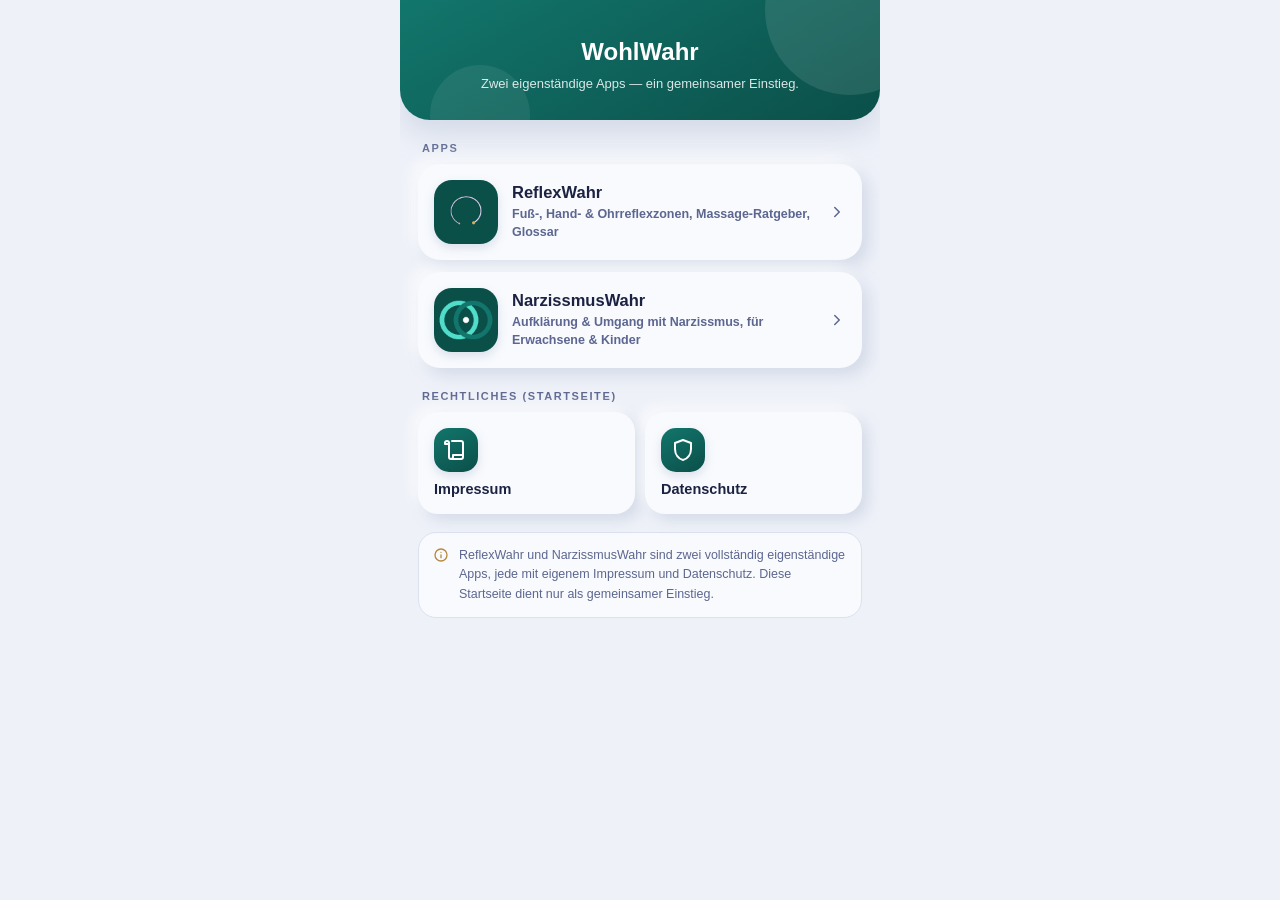
<file: index.html>
<!DOCTYPE html>
<html lang="de">
<head>
    <meta name="robots" content="noindex, nofollow">
<meta charset="UTF-8">
<meta name="viewport" content="width=device-width, initial-scale=1, viewport-fit=cover, maximum-scale=1, user-scalable=no">
<title>WohlWahr</title>
<meta name="description" content="Gemeinsame Startseite für ReflexWahr und NarzissmusWahr.">

<link rel="manifest" href="app.webmanifest">
<link rel="apple-touch-icon" href="icon-192.png">
<meta name="apple-mobile-web-app-capable" content="yes">
<meta name="apple-mobile-web-app-status-bar-style" content="black-translucent">
<meta name="apple-mobile-web-app-title" content="WohlWahr">
<meta name="theme-color" content="#0B4F49">

<link rel="stylesheet" href="style.css">
<style>
  .start-tagline { font-size: 13px; color: rgba(255,255,255,0.85); margin-top: 8px; line-height: 1.5; max-width: 320px; }
</style>
</head>
<body>
<div id="app">
  <div class="header" style="text-align:center;padding-top:max(38px, env(safe-area-inset-top));padding-bottom:26px;border-radius:0 0 30px 30px;">
    <div class="blob1"></div><div class="blob2"></div>
    <div style="position:relative;display:flex;flex-direction:column;align-items:center">
      <div class="header-title" style="font-size:24px;">WohlWahr</div>
      <div class="start-tagline">Zwei eigenständige Apps — ein gemeinsamer Einstieg.</div>
    </div>
  </div>

  <div class="content" style="padding-top:18px">
    <div class="section-label">APPS</div>
    <div class="app-tile-grid">
      <a href="rf-index.html" class="app-tile">
        <img class="app-tile-icon" src="rf-icon-192.png" alt="App-Icon ReflexWahr">
        <div>
          <div class="app-tile-name">ReflexWahr</div>
          <div class="app-tile-sub">Fuß-, Hand- &amp; Ohrreflexzonen, Massage-Ratgeber, Glossar</div>
        </div>
        <svg class="app-tile-chevron" width="18" height="18" viewBox="0 0 24 24" fill="none" stroke="currentColor" stroke-width="2" stroke-linecap="round" stroke-linejoin="round"><path d="m9 6 6 6-6 6"/></svg>
      </a>
      <a href="nz-index.html" class="app-tile">
        <img class="app-tile-icon" src="nz-icon-192.png" alt="App-Icon NarzissmusWahr">
        <div>
          <div class="app-tile-name">NarzissmusWahr</div>
          <div class="app-tile-sub">Aufklärung &amp; Umgang mit Narzissmus, für Erwachsene &amp; Kinder</div>
        </div>
        <svg class="app-tile-chevron" width="18" height="18" viewBox="0 0 24 24" fill="none" stroke="currentColor" stroke-width="2" stroke-linecap="round" stroke-linejoin="round"><path d="m9 6 6 6-6 6"/></svg>
      </a>
    </div>

    <div class="section-label">RECHTLICHES (STARTSEITE)</div>
    <div class="tile-grid">
      <a href="impressum.html" class="tile">
        <div class="tile-icon-wrap"><svg width="24" height="24" viewBox="0 0 24 24" fill="none" stroke="currentColor" stroke-width="2" stroke-linecap="round" stroke-linejoin="round"><path d="M19 17V5a2 2 0 0 0-2-2H8"/><path d="M8 21h9a2 2 0 0 0 2-2v-2H9v2a2 2 0 1 1-4 0V5a2 2 0 1 0-4 0v1h4"/></svg></div>
        <div><div class="tile-label">Impressum</div></div>
      </a>
      <a href="datenschutz.html" class="tile">
        <div class="tile-icon-wrap"><svg width="24" height="24" viewBox="0 0 24 24" fill="none" stroke="currentColor" stroke-width="2" stroke-linecap="round" stroke-linejoin="round"><path d="M12 2 4 5v6c0 5.5 3.4 9.7 8 11 4.6-1.3 8-5.5 8-11V5l-8-3z"/></svg></div>
        <div><div class="tile-label">Datenschutz</div></div>
      </a>
    </div>

    <div class="notice" style="margin-top:18px">
      <svg width="16" height="16" viewBox="0 0 24 24" fill="none" stroke="currentColor" stroke-width="2" stroke-linecap="round" stroke-linejoin="round"><circle cx="12" cy="12" r="9"/><path d="M12 16v-4"/><path d="M12 8h.01"/></svg>
      <div>ReflexWahr und NarzissmusWahr sind zwei vollständig eigenständige Apps, jede mit eigenem Impressum und Datenschutz. Diese Startseite dient nur als gemeinsamer Einstieg.</div>
    </div>
  </div>
</div>
<script src="nozoom.js"></script>
<script>
  if ('serviceWorker' in navigator) { navigator.serviceWorker.register('sw.js').catch(()=>{}); }
</script>
</body>
</html>
</file>
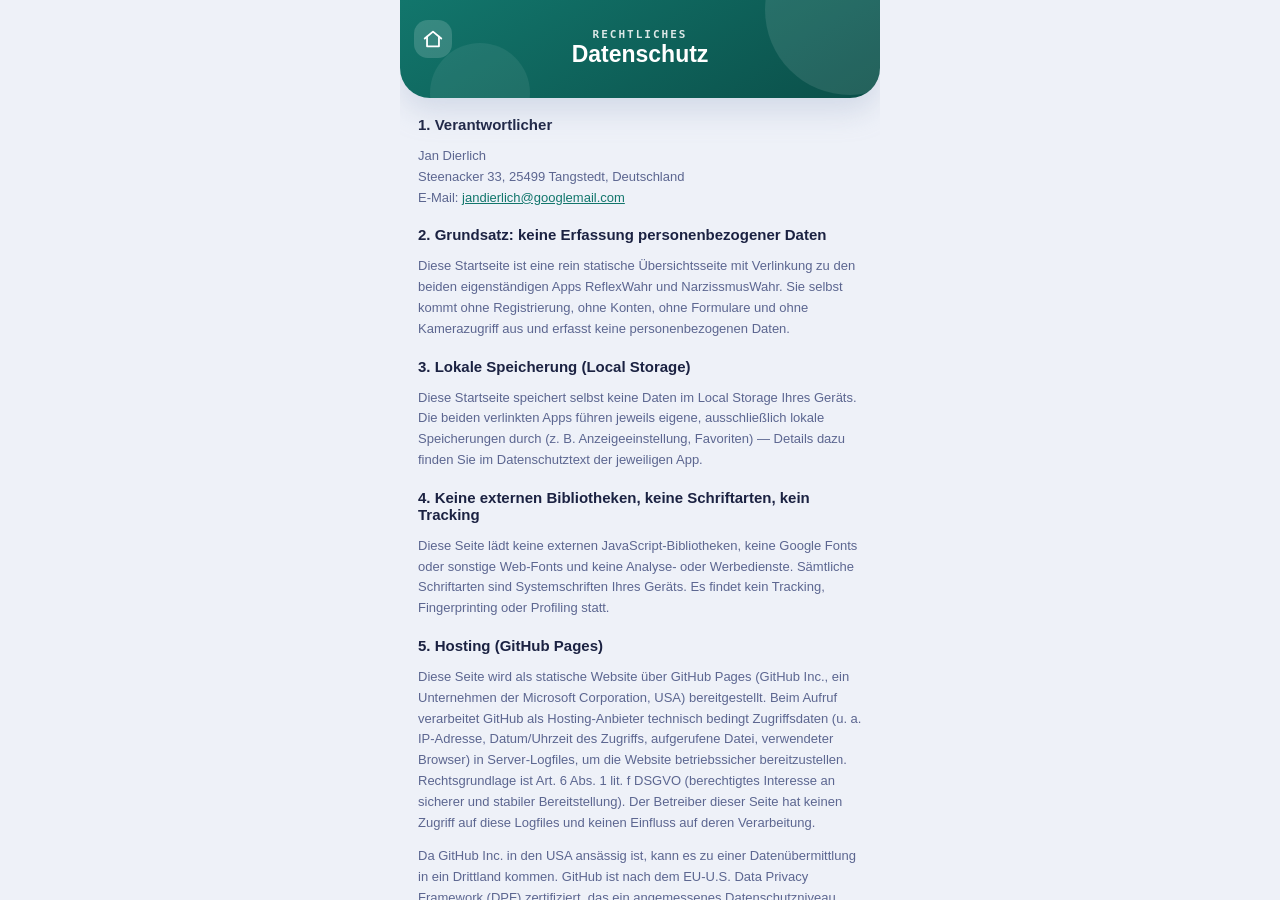
<file: datenschutz.html>
<!DOCTYPE html>
<html lang="de">
<head>
    <meta name="robots" content="noindex, nofollow">
<meta charset="UTF-8">
<meta name="viewport" content="width=device-width, initial-scale=1, viewport-fit=cover, maximum-scale=1, user-scalable=no">
<title>Datenschutz – WohlWahr</title>
<link rel="manifest" href="app.webmanifest">
<meta name="theme-color" content="#0B4F49">
<link rel="stylesheet" href="style.css">
</head>
<body>
<div id="app">
  <div class="header">
    <div class="blob1"></div><div class="blob2"></div>
    <button class="home-btn" onclick="location.href='index.html'" aria-label="Startseite">
      <svg width="22" height="22" viewBox="0 0 24 24" fill="none" stroke="currentColor" stroke-width="2" stroke-linecap="round" stroke-linejoin="round"><path d="M3 11.5 12 4l9 7.5"/><path d="M5.5 9.5V20h13V9.5"/></svg>
    </button>
    <div class="header-row" style="flex-direction:column;align-items:center;text-align:center;padding-top:6px">
      <div><div class="header-sub">RECHTLICHES</div><div class="header-title">Datenschutz</div></div>
    </div>
  </div>
  <div class="content">
    <div class="text-page">
      <h2>1. Verantwortlicher</h2>
      <p>
        Jan Dierlich<br>
        Steenacker 33, 25499 Tangstedt, Deutschland<br>
        E-Mail: <a href="mailto:jandierlich@googlemail.com">jandierlich@googlemail.com</a>
      </p>

      <h2>2. Grundsatz: keine Erfassung personenbezogener Daten</h2>
      <p>Diese Startseite ist eine rein statische Übersichtsseite mit Verlinkung zu den beiden eigenständigen Apps ReflexWahr und NarzissmusWahr. Sie selbst kommt ohne Registrierung, ohne Konten, ohne Formulare und ohne Kamerazugriff aus und erfasst keine personenbezogenen Daten.</p>

      <h2>3. Lokale Speicherung (Local Storage)</h2>
      <p>Diese Startseite speichert selbst keine Daten im Local Storage Ihres Geräts. Die beiden verlinkten Apps führen jeweils eigene, ausschließlich lokale Speicherungen durch (z. B. Anzeigeeinstellung, Favoriten) — Details dazu finden Sie im Datenschutztext der jeweiligen App.</p>

      <h2>4. Keine externen Bibliotheken, keine Schriftarten, kein Tracking</h2>
      <p>Diese Seite lädt keine externen JavaScript-Bibliotheken, keine Google Fonts oder sonstige Web-Fonts und keine Analyse- oder Werbedienste. Sämtliche Schriftarten sind Systemschriften Ihres Geräts. Es findet kein Tracking, Fingerprinting oder Profiling statt.</p>

      <h2>5. Hosting (GitHub Pages)</h2>
      <p>Diese Seite wird als statische Website über GitHub Pages (GitHub Inc., ein Unternehmen der Microsoft Corporation, USA) bereitgestellt. Beim Aufruf verarbeitet GitHub als Hosting-Anbieter technisch bedingt Zugriffsdaten (u. a. IP-Adresse, Datum/Uhrzeit des Zugriffs, aufgerufene Datei, verwendeter Browser) in Server-Logfiles, um die Website betriebssicher bereitzustellen. Rechtsgrundlage ist Art. 6 Abs. 1 lit. f DSGVO (berechtigtes Interesse an sicherer und stabiler Bereitstellung). Der Betreiber dieser Seite hat keinen Zugriff auf diese Logfiles und keinen Einfluss auf deren Verarbeitung.</p>
      <p>Da GitHub Inc. in den USA ansässig ist, kann es zu einer Datenübermittlung in ein Drittland kommen. GitHub ist nach dem EU-U.S. Data Privacy Framework (DPF) zertifiziert, das ein angemessenes Datenschutzniveau vorsieht; die rechtliche Bewertung dieses Rahmens ist derzeit weiterhin Gegenstand politischer und juristischer Diskussion. Weitere Informationen: <a href="https://docs.github.com/de/site-policy/privacy-policies/github-general-privacy-statement" target="_blank" rel="noopener">GitHub Privacy Statement</a>.</p>

      <h2>6. Keine Cookies</h2>
      <p>Diese Seite setzt keine Cookies.</p>

      <h2>7. Ihre Rechte</h2>
      <p>Da diese Seite keine personenbezogenen Inhalte an den Betreiber überträgt oder dauerhaft speichert, laufen die betroffenenrechtlichen Ansprüche (Auskunft, Berichtigung, Löschung, Einschränkung, Datenübertragbarkeit, Widerspruch nach Art. 15–21 DSGVO) im Regelfall ins Leere. Für Fragen können Sie sich jederzeit an die oben genannte E-Mail-Adresse wenden.</p>
      <p>Sie haben zudem das Recht, sich bei einer Datenschutzaufsichtsbehörde zu beschweren, zuständig ist das <a href="https://www.datenschutzzentrum.de" target="_blank" rel="noopener">Unabhängige Landeszentrum für Datenschutz Schleswig-Holstein (ULD)</a>.</p>
    </div>
  </div>
</div>
<script src="nozoom.js"></script>
</body>
</html>
</file>
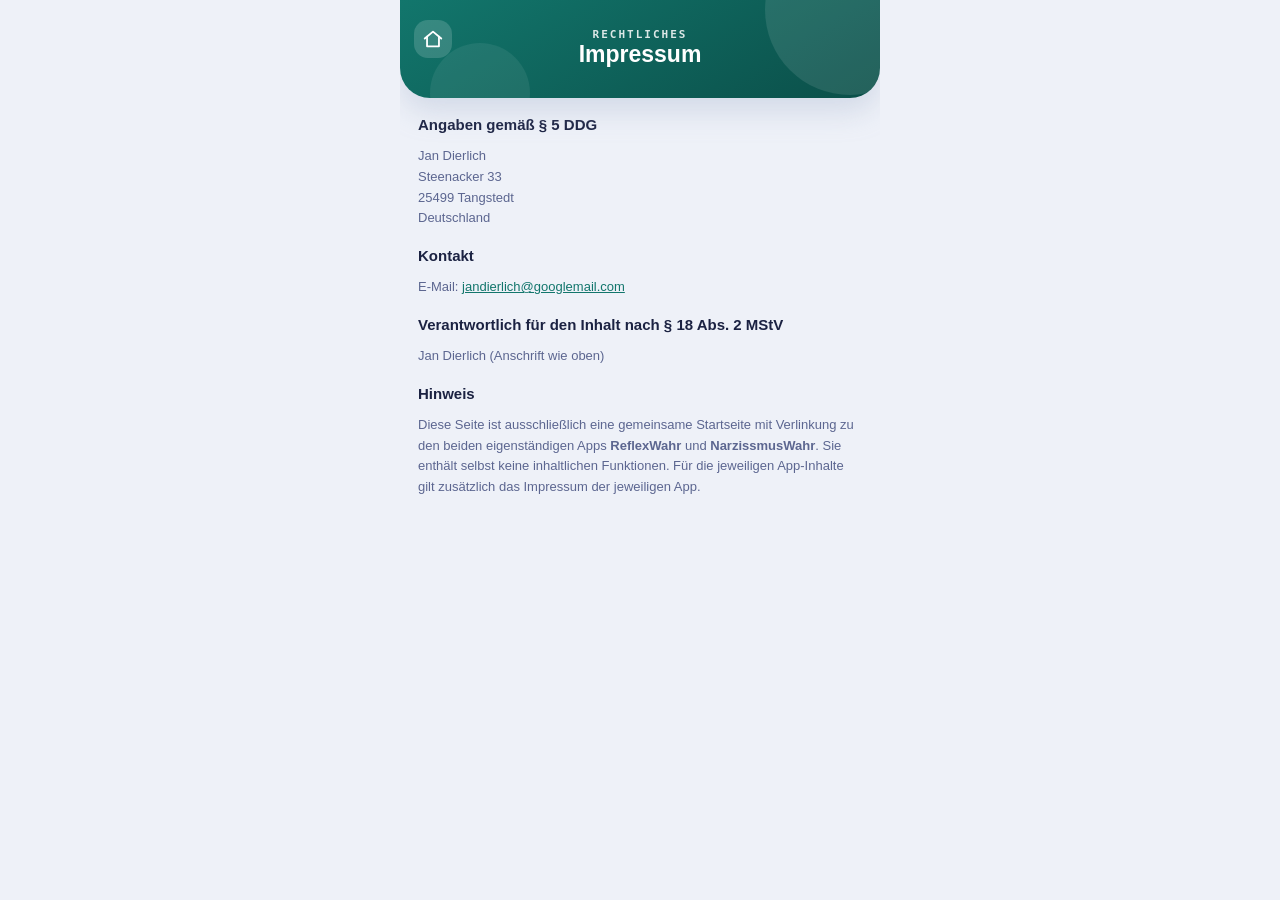
<file: impressum.html>
<!DOCTYPE html>
<html lang="de">
<head>
    <meta name="robots" content="noindex, nofollow">
<meta charset="UTF-8">
<meta name="viewport" content="width=device-width, initial-scale=1, viewport-fit=cover, maximum-scale=1, user-scalable=no">
<title>Impressum – WohlWahr</title>
<link rel="manifest" href="app.webmanifest">
<meta name="theme-color" content="#0B4F49">
<link rel="stylesheet" href="style.css">
</head>
<body>
<div id="app">
  <div class="header">
    <div class="blob1"></div><div class="blob2"></div>
    <button class="home-btn" onclick="location.href='index.html'" aria-label="Startseite">
      <svg width="22" height="22" viewBox="0 0 24 24" fill="none" stroke="currentColor" stroke-width="2" stroke-linecap="round" stroke-linejoin="round"><path d="M3 11.5 12 4l9 7.5"/><path d="M5.5 9.5V20h13V9.5"/></svg>
    </button>
    <div class="header-row" style="flex-direction:column;align-items:center;text-align:center;padding-top:6px">
      <div><div class="header-sub">RECHTLICHES</div><div class="header-title">Impressum</div></div>
    </div>
  </div>
  <div class="content">
    <div class="text-page">
      <h2>Angaben gemäß § 5 DDG</h2>
      <p>
        Jan Dierlich<br>
        Steenacker 33<br>
        25499 Tangstedt<br>
        Deutschland
      </p>
      <h2>Kontakt</h2>
      <p>E-Mail: <a href="mailto:jandierlich@googlemail.com">jandierlich@googlemail.com</a></p>
      <h2>Verantwortlich für den Inhalt nach § 18 Abs. 2 MStV</h2>
      <p>Jan Dierlich (Anschrift wie oben)</p>
      <h2>Hinweis</h2>
      <p>Diese Seite ist ausschließlich eine gemeinsame Startseite mit Verlinkung zu den beiden eigenständigen Apps <strong>ReflexWahr</strong> und <strong>NarzissmusWahr</strong>. Sie enthält selbst keine inhaltlichen Funktionen. Für die jeweiligen App-Inhalte gilt zusätzlich das Impressum der jeweiligen App.</p>
    </div>
  </div>
</div>
<script src="nozoom.js"></script>
</body>
</html>
</file>
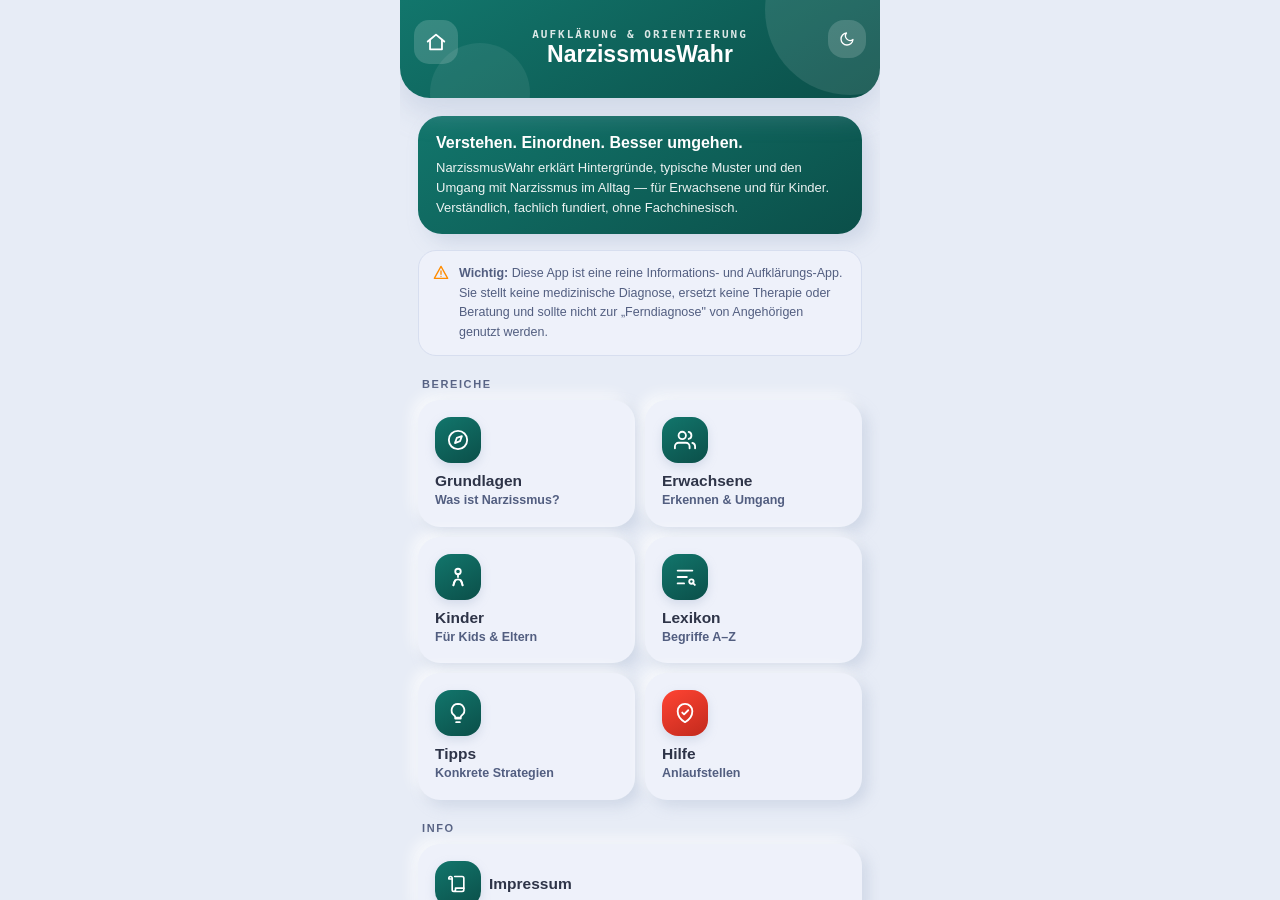
<file: nz-app.html>
<!DOCTYPE html>
<html lang="de">
<head>
    <meta name="robots" content="noindex, nofollow">
<meta charset="UTF-8">
<meta name="viewport" content="width=device-width, initial-scale=1, viewport-fit=cover, maximum-scale=1, user-scalable=no">
<title>NarzissmusWahr</title>
<meta name="description" content="Aufklärung, Hintergründe und Umgang mit Narzissmus — für Erwachsene und Kinder.">

<link rel="manifest" href="nz-app.webmanifest">
<link rel="apple-touch-icon" href="nz-icon-192.png">
<meta name="apple-mobile-web-app-capable" content="yes">
<meta name="apple-mobile-web-app-status-bar-style" content="black-translucent">
<meta name="apple-mobile-web-app-title" content="NarzissmusWahr">
<meta name="theme-color" content="#0B4F49">

<link rel="stylesheet" href="nz-style.css">
</head>
<body>
<div id="app"></div>
<script src="nozoom.js"></script>
<script src="nz-app.js"></script>
</body>
</html>
</file>
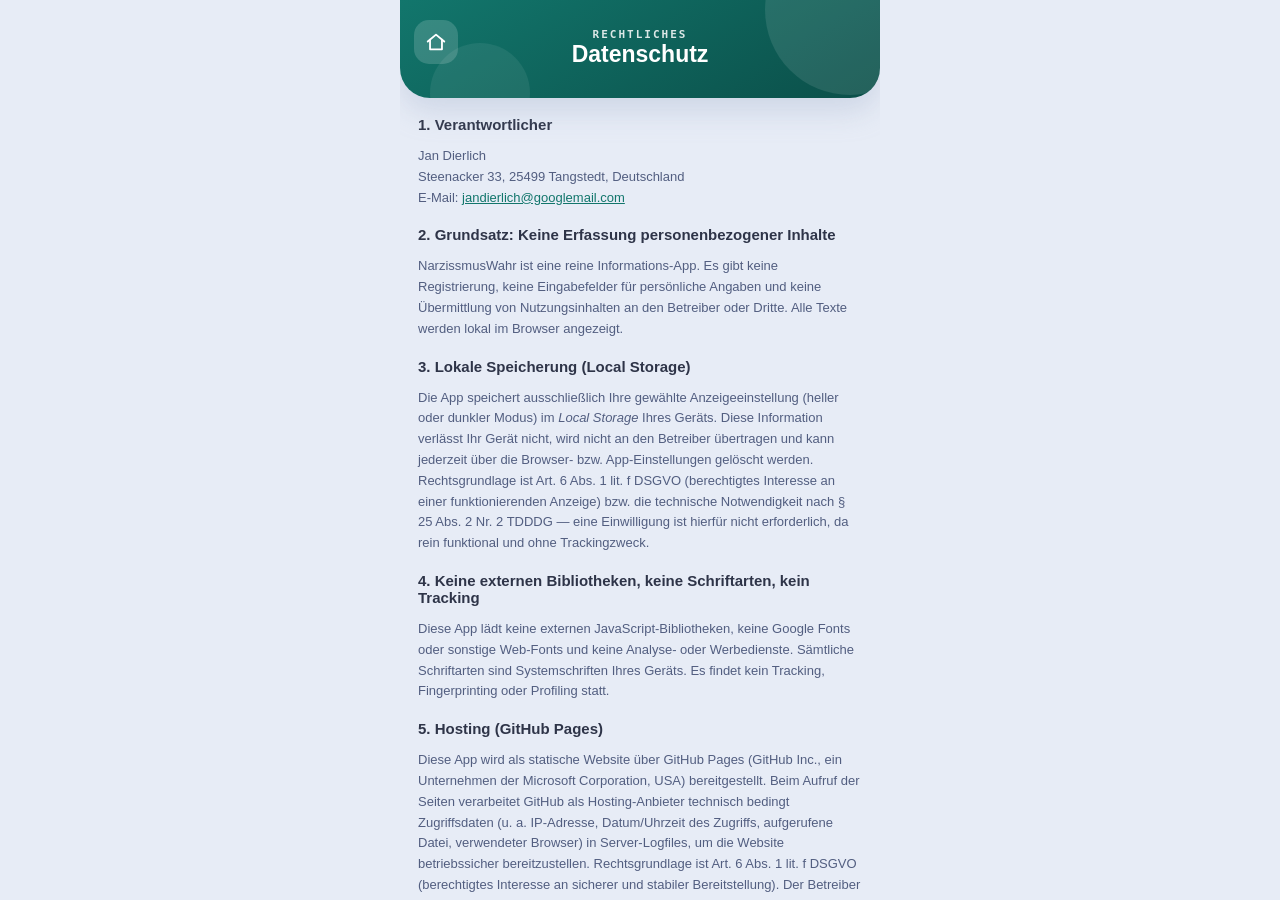
<file: nz-datenschutz.html>
<!DOCTYPE html>
<html lang="de">
<head>
    <meta name="robots" content="noindex, nofollow">
<meta charset="UTF-8">
<meta name="viewport" content="width=device-width, initial-scale=1, viewport-fit=cover, maximum-scale=1, user-scalable=no">
<title>Datenschutz – NarzissmusWahr</title>
<link rel="manifest" href="nz-app.webmanifest">
<meta name="theme-color" content="#0B4F49">
<link rel="stylesheet" href="nz-style.css">
</head>
<body>
<div id="app">
  <div class="header">
    <div class="blob1"></div><div class="blob2"></div>
    <button class="home-btn" onclick="location.href='nz-index.html'" aria-label="Startseite">
      <svg width="22" height="22" viewBox="0 0 24 24" fill="none" stroke="currentColor" stroke-width="2" stroke-linecap="round" stroke-linejoin="round"><path d="M3 11.5 12 4l9 7.5"/><path d="M5.5 9.5V20h13V9.5"/></svg>
    </button>
    <div class="header-row" style="flex-direction:column;align-items:center;text-align:center;padding-top:6px">
      <div><div class="header-sub">RECHTLICHES</div><div class="header-title">Datenschutz</div></div>
    </div>
  </div>
  <div class="content">
    <div class="text-page">
      <h2>1. Verantwortlicher</h2>
      <p>
        Jan Dierlich<br>
        Steenacker 33, 25499 Tangstedt, Deutschland<br>
        E-Mail: <a href="mailto:jandierlich@googlemail.com">jandierlich@googlemail.com</a>
      </p>

      <h2>2. Grundsatz: Keine Erfassung personenbezogener Inhalte</h2>
      <p>NarzissmusWahr ist eine reine Informations-App. Es gibt keine Registrierung, keine Eingabefelder für persönliche Angaben und keine Übermittlung von Nutzungsinhalten an den Betreiber oder Dritte. Alle Texte werden lokal im Browser angezeigt.</p>

      <h2>3. Lokale Speicherung (Local Storage)</h2>
      <p>Die App speichert ausschließlich Ihre gewählte Anzeigeeinstellung (heller oder dunkler Modus) im <em>Local Storage</em> Ihres Geräts. Diese Information verlässt Ihr Gerät nicht, wird nicht an den Betreiber übertragen und kann jederzeit über die Browser- bzw. App-Einstellungen gelöscht werden. Rechtsgrundlage ist Art. 6 Abs. 1 lit. f DSGVO (berechtigtes Interesse an einer funktionierenden Anzeige) bzw. die technische Notwendigkeit nach § 25 Abs. 2 Nr. 2 TDDDG — eine Einwilligung ist hierfür nicht erforderlich, da rein funktional und ohne Trackingzweck.</p>

      <h2>4. Keine externen Bibliotheken, keine Schriftarten, kein Tracking</h2>
      <p>Diese App lädt keine externen JavaScript-Bibliotheken, keine Google Fonts oder sonstige Web-Fonts und keine Analyse- oder Werbedienste. Sämtliche Schriftarten sind Systemschriften Ihres Geräts. Es findet kein Tracking, Fingerprinting oder Profiling statt.</p>

      <h2>5. Hosting (GitHub Pages)</h2>
      <p>Diese App wird als statische Website über GitHub Pages (GitHub Inc., ein Unternehmen der Microsoft Corporation, USA) bereitgestellt. Beim Aufruf der Seiten verarbeitet GitHub als Hosting-Anbieter technisch bedingt Zugriffsdaten (u. a. IP-Adresse, Datum/Uhrzeit des Zugriffs, aufgerufene Datei, verwendeter Browser) in Server-Logfiles, um die Website betriebssicher bereitzustellen. Rechtsgrundlage ist Art. 6 Abs. 1 lit. f DSGVO (berechtigtes Interesse an sicherer und stabiler Bereitstellung). Der Betreiber dieser App hat keinen Zugriff auf diese Logfiles und keinen Einfluss auf deren Verarbeitung.</p>
      <p>Da GitHub Inc. in den USA ansässig ist, kann es zu einer Datenübermittlung in ein Drittland kommen. GitHub ist nach dem EU-U.S. Data Privacy Framework (DPF) zertifiziert, das ein angemessenes Datenschutzniveau vorsieht; die rechtliche Bewertung dieses Rahmens ist derzeit weiterhin Gegenstand politischer und juristischer Diskussion. Weitere Informationen: <a href="https://docs.github.com/de/site-policy/privacy-policies/github-general-privacy-statement" target="_blank" rel="noopener">GitHub Privacy Statement</a>.</p>

      <h2>6. Keine Cookies</h2>
      <p>Diese App setzt keine Cookies. Für die rein technische Local-Storage-Nutzung nach Punkt 3 ist daher auch kein Cookie-Consent-Banner erforderlich.</p>

      <h2>7. Ihre Rechte</h2>
      <p>Da diese App keinerlei personenbezogene Inhalte erfasst oder überträgt, laufen die betroffenenrechtlichen Ansprüche (Auskunft, Berichtigung, Löschung, Einschränkung, Datenübertragbarkeit, Widerspruch nach Art. 15–21 DSGVO) im Regelfall ins Leere, da keine entsprechenden Daten beim Verantwortlichen vorliegen. Für Fragen dazu können Sie sich jederzeit an die oben genannte E-Mail-Adresse wenden.</p>
      <p>Sie haben zudem das Recht, sich bei einer Datenschutzaufsichtsbehörde zu beschweren, zuständig ist das <a href="https://www.datenschutzzentrum.de" target="_blank" rel="noopener">Unabhängige Landeszentrum für Datenschutz Schleswig-Holstein (ULD)</a>.</p>

      <h2>8. Externe Hilfe-Rufnummern</h2>
      <p>Im Bereich „Hilfe" verlinkt bzw. nennt die App Telefonnummern externer, unabhängiger Beratungsstellen (z. B. Telefonseelsorge). Ein Anruf dorthin findet außerhalb dieser App über Ihre Telefon-App statt; für die Datenverarbeitung dieser Stellen sind ausschließlich deren jeweilige Betreiber verantwortlich.</p>
    </div>
  </div>
</div>
<script src="nozoom.js"></script>
</body>
</html>
</file>
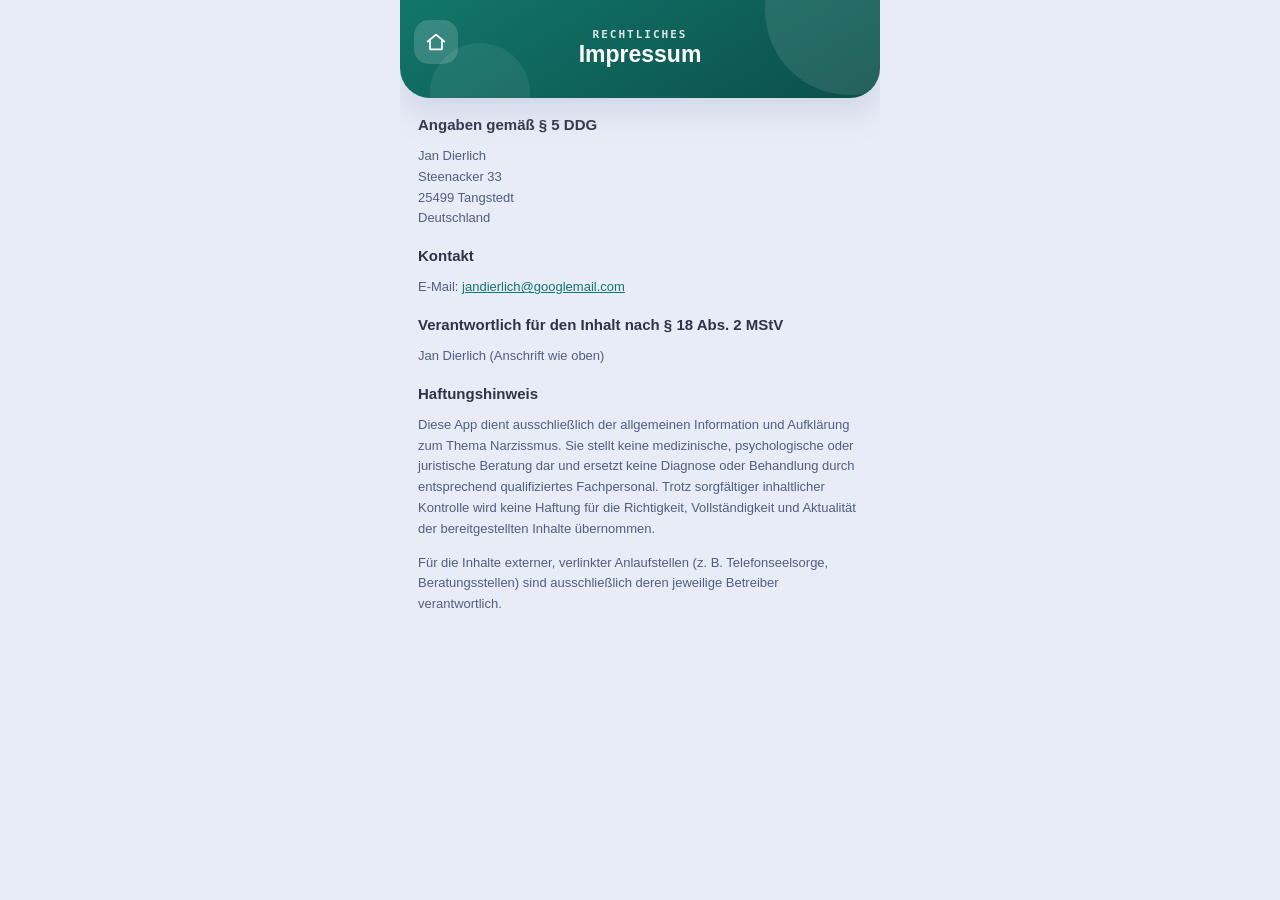
<file: nz-impressum.html>
<!DOCTYPE html>
<html lang="de">
<head>
    <meta name="robots" content="noindex, nofollow">
<meta charset="UTF-8">
<meta name="viewport" content="width=device-width, initial-scale=1, viewport-fit=cover, maximum-scale=1, user-scalable=no">
<title>Impressum – NarzissmusWahr</title>
<link rel="manifest" href="nz-app.webmanifest">
<meta name="theme-color" content="#0B4F49">
<link rel="stylesheet" href="nz-style.css">
</head>
<body>
<div id="app">
  <div class="header">
    <div class="blob1"></div><div class="blob2"></div>
    <button class="home-btn" onclick="location.href='nz-index.html'" aria-label="Startseite">
      <svg width="22" height="22" viewBox="0 0 24 24" fill="none" stroke="currentColor" stroke-width="2" stroke-linecap="round" stroke-linejoin="round"><path d="M3 11.5 12 4l9 7.5"/><path d="M5.5 9.5V20h13V9.5"/></svg>
    </button>
    <div class="header-row" style="flex-direction:column;align-items:center;text-align:center;padding-top:6px">
      <div><div class="header-sub">RECHTLICHES</div><div class="header-title">Impressum</div></div>
    </div>
  </div>
  <div class="content">
    <div class="text-page">
      <h2>Angaben gemäß § 5 DDG</h2>
      <p>
        Jan Dierlich<br>
        Steenacker 33<br>
        25499 Tangstedt<br>
        Deutschland
      </p>
      <h2>Kontakt</h2>
      <p>E-Mail: <a href="mailto:jandierlich@googlemail.com">jandierlich@googlemail.com</a></p>
      <h2>Verantwortlich für den Inhalt nach § 18 Abs. 2 MStV</h2>
      <p>Jan Dierlich (Anschrift wie oben)</p>
      <h2>Haftungshinweis</h2>
      <p>Diese App dient ausschließlich der allgemeinen Information und Aufklärung zum Thema Narzissmus. Sie stellt keine medizinische, psychologische oder juristische Beratung dar und ersetzt keine Diagnose oder Behandlung durch entsprechend qualifiziertes Fachpersonal. Trotz sorgfältiger inhaltlicher Kontrolle wird keine Haftung für die Richtigkeit, Vollständigkeit und Aktualität der bereitgestellten Inhalte übernommen.</p>
      <p>Für die Inhalte externer, verlinkter Anlaufstellen (z. B. Telefonseelsorge, Beratungsstellen) sind ausschließlich deren jeweilige Betreiber verantwortlich.</p>
    </div>
  </div>
</div>
<script src="nozoom.js"></script>
</body>
</html>
</file>
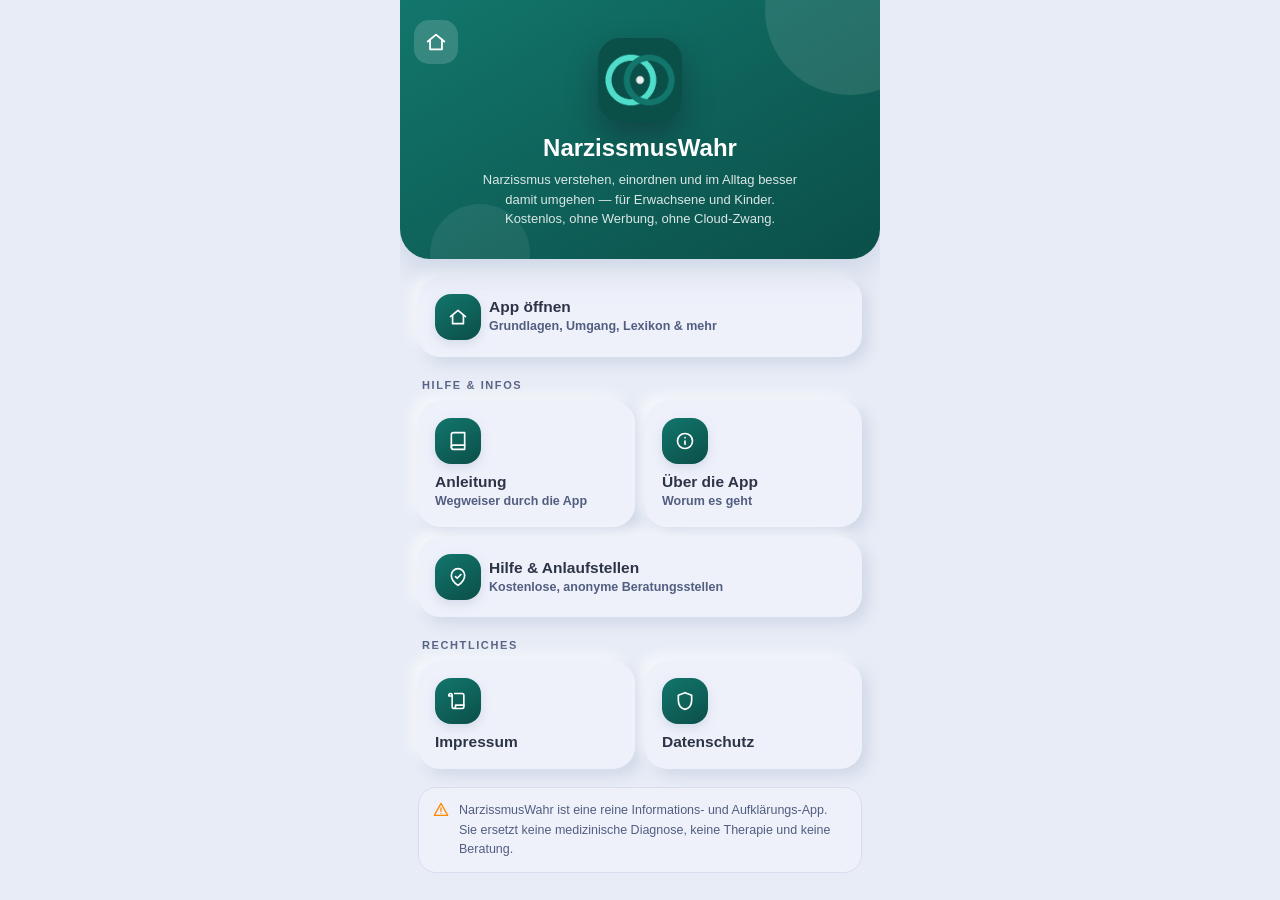
<file: nz-index.html>
<!DOCTYPE html>
<html lang="de">
<head>
    <meta name="robots" content="noindex, nofollow">
<meta charset="UTF-8">
<meta name="viewport" content="width=device-width, initial-scale=1, viewport-fit=cover, maximum-scale=1, user-scalable=no">
<title>NarzissmusWahr</title>
<meta name="description" content="Aufklärung, Hintergründe und Umgang mit Narzissmus — für Erwachsene und Kinder. Kostenlos, werbefrei.">

<link rel="manifest" href="nz-app.webmanifest">
<link rel="apple-touch-icon" href="nz-icon-192.png">
<meta name="apple-mobile-web-app-capable" content="yes">
<meta name="apple-mobile-web-app-status-bar-style" content="black-translucent">
<meta name="apple-mobile-web-app-title" content="NarzissmusWahr">
<meta name="theme-color" content="#0B4F49">

<link rel="stylesheet" href="nz-style.css">
<style>
  .start-logo { width: 84px; height: 84px; border-radius: 22px; box-shadow: 0 14px 30px rgba(20,16,35,0.35); }
  .start-tagline { font-size: 13px; color: rgba(255,255,255,0.85); margin-top: 8px; line-height: 1.5; max-width: 320px; }
</style>
</head>
<body>
<div id="app">
  <div class="header" style="text-align:center;padding-top:max(38px, env(safe-area-inset-top));padding-bottom:30px;border-radius:0 0 30px 30px;">
    <div class="blob1"></div><div class="blob2"></div>
    <button class="home-btn" onclick="location.href='index.html'" aria-label="Zur Startseite">
      <svg width="22" height="22" viewBox="0 0 24 24" fill="none" stroke="currentColor" stroke-width="2" stroke-linecap="round" stroke-linejoin="round"><path d="M3 11.5 12 4l9 7.5"/><path d="M5.5 9.5V20h13V9.5"/></svg>
    </button>
    <div style="position:relative;display:flex;flex-direction:column;align-items:center">
      <img class="start-logo" src="nz-icon-192.png" alt="App-Icon NarzissmusWahr">
      <div class="header-title" style="margin-top:12px;font-size:24px;">NarzissmusWahr</div>
      <div class="start-tagline">Narzissmus verstehen, einordnen und im Alltag besser damit umgehen — für Erwachsene und Kinder. Kostenlos, ohne Werbung, ohne Cloud-Zwang.</div>
    </div>
  </div>

  <div class="content" style="padding-top:18px">
    <div class="tile-grid">
      <a href="nz-app.html" class="tile wide" style="text-decoration:none">
        <div class="tile-icon-wrap"><svg width="20" height="20" viewBox="0 0 24 24" fill="none" stroke="currentColor" stroke-width="2" stroke-linecap="round" stroke-linejoin="round"><path d="M3 11.5 12 4l9 7.5"/><path d="M5.5 9.5V20h13V9.5"/></svg></div>
        <div>
          <div class="tile-label">App öffnen</div>
          <div class="tile-sub">Grundlagen, Umgang, Lexikon &amp; mehr</div>
        </div>
      </a>
    </div>

    <div class="section-label">HILFE &amp; INFOS</div>
    <div class="tile-grid">
      <a href="nz-app.html?screen=guide" class="tile" style="text-decoration:none">
        <div class="tile-icon-wrap"><svg width="20" height="20" viewBox="0 0 24 24" fill="none" stroke="currentColor" stroke-width="2" stroke-linecap="round" stroke-linejoin="round"><path d="M4 19.5A2.5 2.5 0 0 1 6.5 17H20"/><path d="M6.5 2H20v20H6.5A2.5 2.5 0 0 1 4 19.5v-15A2.5 2.5 0 0 1 6.5 2z"/></svg></div>
        <div>
          <div class="tile-label">Anleitung</div>
          <div class="tile-sub">Wegweiser durch die App</div>
        </div>
      </a>
      <a href="nz-app.html?screen=about" class="tile" style="text-decoration:none">
        <div class="tile-icon-wrap"><svg width="20" height="20" viewBox="0 0 24 24" fill="none" stroke="currentColor" stroke-width="2" stroke-linecap="round" stroke-linejoin="round"><circle cx="12" cy="12" r="9"/><path d="M12 16v-4"/><path d="M12 8h.01"/></svg></div>
        <div>
          <div class="tile-label">Über die App</div>
          <div class="tile-sub">Worum es geht</div>
        </div>
      </a>
      <a href="nz-app.html?screen=hilfe" class="tile wide" style="text-decoration:none">
        <div class="tile-icon-wrap"><svg width="20" height="20" viewBox="0 0 24 24" fill="none" stroke="currentColor" stroke-width="2" stroke-linecap="round" stroke-linejoin="round"><path d="M12 22c5-3 8-7 8-12a8 8 0 0 0-16 0c0 5 3 9 8 12z"/><path d="M9 11.5 11 13.5 15.5 9"/></svg></div>
        <div>
          <div class="tile-label">Hilfe &amp; Anlaufstellen</div>
          <div class="tile-sub">Kostenlose, anonyme Beratungsstellen</div>
        </div>
      </a>
    </div>

    <div class="section-label">RECHTLICHES</div>
    <div class="tile-grid">
      <a href="nz-impressum.html" class="tile" style="text-decoration:none">
        <div class="tile-icon-wrap"><svg width="20" height="20" viewBox="0 0 24 24" fill="none" stroke="currentColor" stroke-width="2" stroke-linecap="round" stroke-linejoin="round"><path d="M19 17V5a2 2 0 0 0-2-2H8"/><path d="M8 21h9a2 2 0 0 0 2-2v-2H9v2a2 2 0 1 1-4 0V5a2 2 0 1 0-4 0v1h4"/></svg></div>
        <div><div class="tile-label">Impressum</div></div>
      </a>
      <a href="nz-datenschutz.html" class="tile" style="text-decoration:none">
        <div class="tile-icon-wrap"><svg width="20" height="20" viewBox="0 0 24 24" fill="none" stroke="currentColor" stroke-width="2" stroke-linecap="round" stroke-linejoin="round"><path d="M12 2 4 5v6c0 5.5 3.4 9.7 8 11 4.6-1.3 8-5.5 8-11V5l-8-3z"/></svg></div>
        <div><div class="tile-label">Datenschutz</div></div>
      </a>
    </div>

    <div class="notice" style="margin-top:18px">
      <svg width="16" height="16" viewBox="0 0 24 24" fill="none" stroke="currentColor" stroke-width="2" stroke-linecap="round" stroke-linejoin="round"><path d="M12 2 22 20H2L12 2z"/><path d="M12 9v5"/><path d="M12 17h.01"/></svg>
      <div>NarzissmusWahr ist eine reine Informations- und Aufklärungs-App. Sie ersetzt keine medizinische Diagnose, keine Therapie und keine Beratung.</div>
    </div>
  </div>
</div>
<script src="nozoom.js"></script>
</body>
</html>
</file>
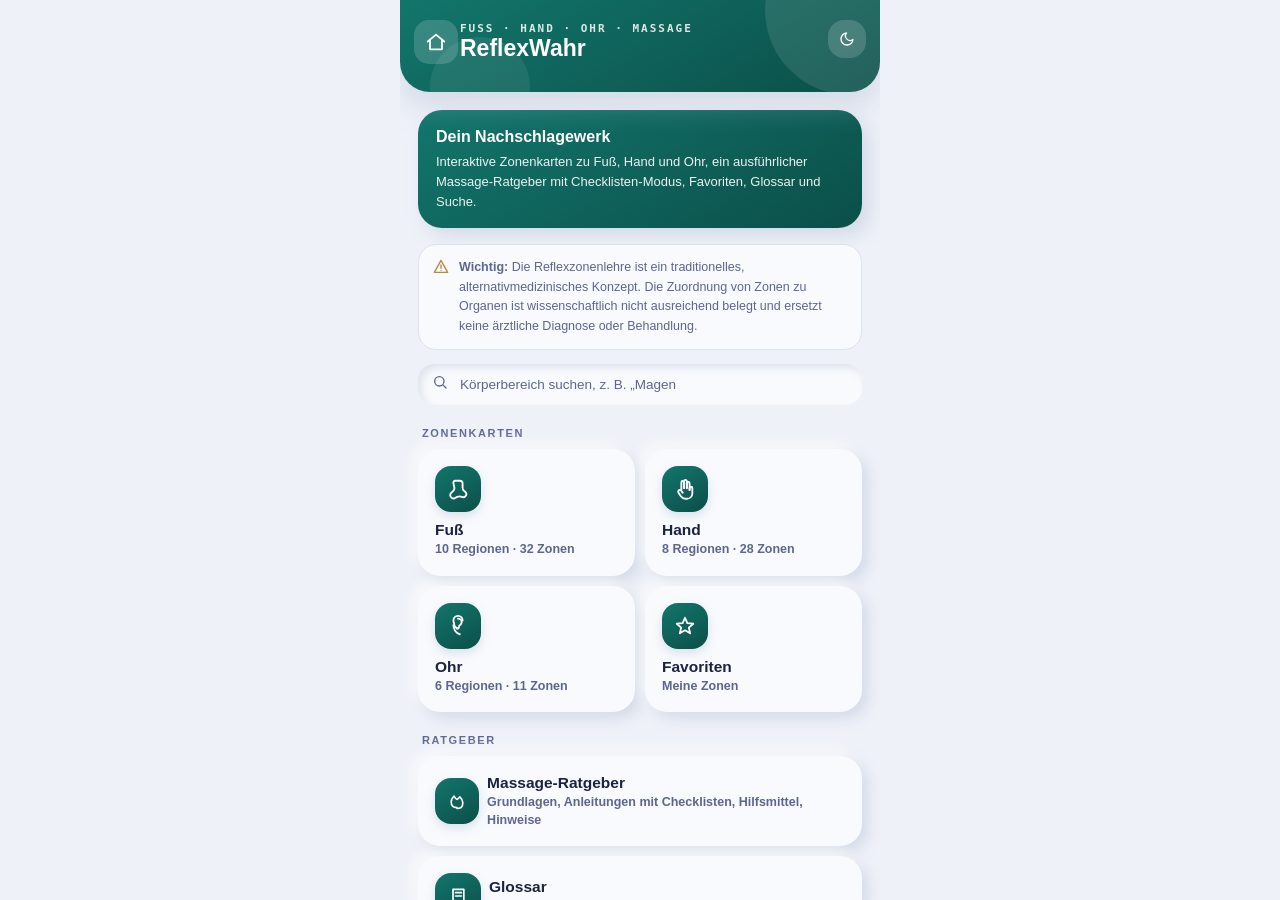
<file: rf-app.html>
<!DOCTYPE html>
<html lang="de">
<head>
    <meta name="robots" content="noindex, nofollow">
<meta charset="UTF-8">
<meta name="viewport" content="width=device-width, initial-scale=1, viewport-fit=cover, maximum-scale=1, user-scalable=no">
<title>ReflexWahr</title>
<meta name="description" content="Zonenkarten, Massage-Ratgeber, Glossar, Suche und Bonus-Handlinien-Scan.">

<link rel="manifest" href="rf-app.webmanifest">
<link rel="apple-touch-icon" href="rf-icon-192.png">
<meta name="apple-mobile-web-app-capable" content="yes">
<meta name="apple-mobile-web-app-status-bar-style" content="black-translucent">
<meta name="apple-mobile-web-app-title" content="ReflexWahr">
<meta name="theme-color" content="#0B4F49">

<link rel="stylesheet" href="rf-style.css">
</head>
<body>
<div id="app"></div>
<script src="nozoom.js"></script>
<script src="rf-app.js"></script>
</body>
</html>
</file>
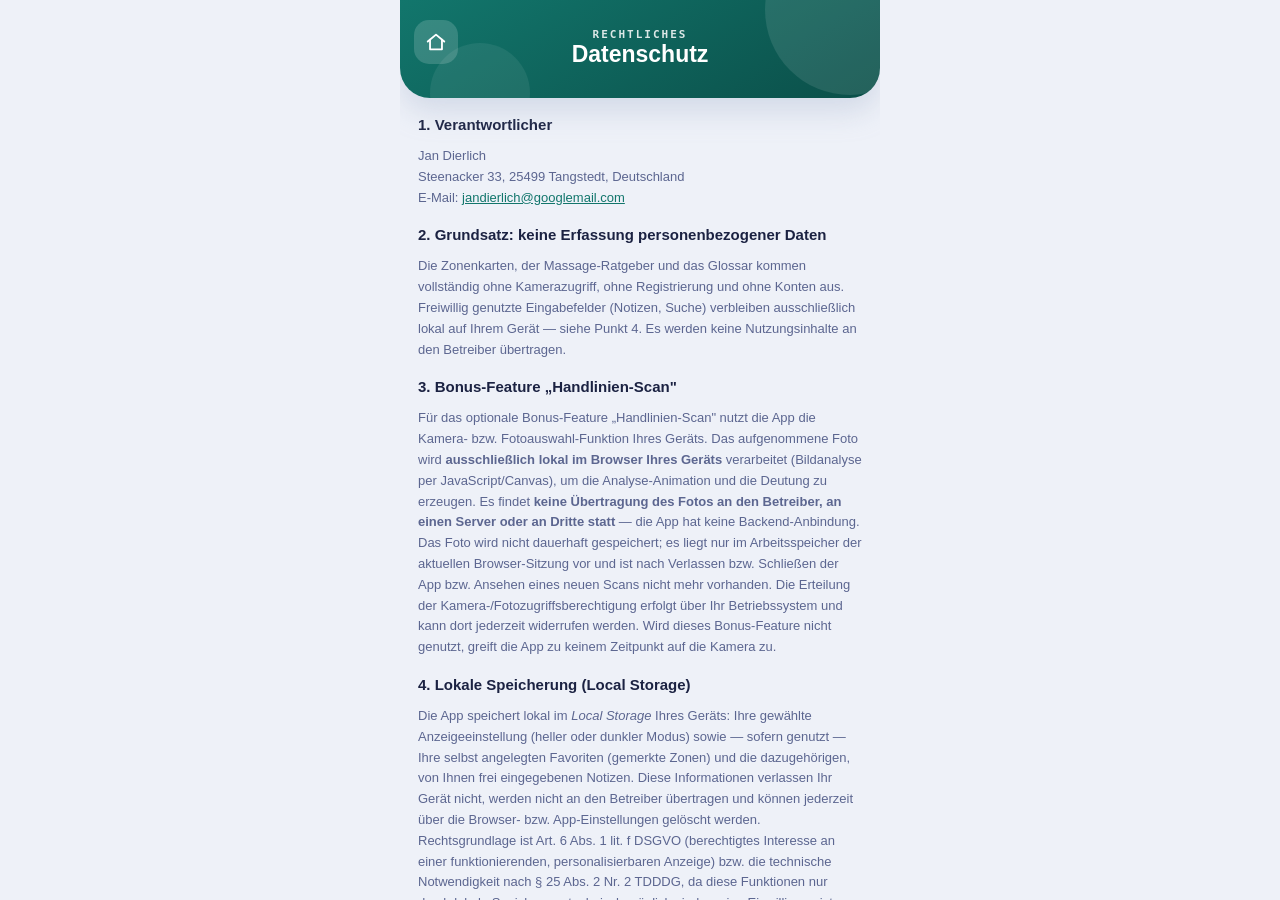
<file: rf-datenschutz.html>
<!DOCTYPE html>
<html lang="de">
<head>
    <meta name="robots" content="noindex, nofollow">
<meta charset="UTF-8">
<meta name="viewport" content="width=device-width, initial-scale=1, viewport-fit=cover, maximum-scale=1, user-scalable=no">
<title>Datenschutz – ReflexWahr</title>
<link rel="manifest" href="rf-app.webmanifest">
<meta name="theme-color" content="#0B4F49">
<link rel="stylesheet" href="rf-style.css">
</head>
<body>
<div id="app">
  <div class="header">
    <div class="blob1"></div><div class="blob2"></div>
    <button class="home-btn" onclick="location.href='rf-index.html'" aria-label="Startseite">
      <svg width="22" height="22" viewBox="0 0 24 24" fill="none" stroke="currentColor" stroke-width="2" stroke-linecap="round" stroke-linejoin="round"><path d="M3 11.5 12 4l9 7.5"/><path d="M5.5 9.5V20h13V9.5"/></svg>
    </button>
    <div class="header-row" style="flex-direction:column;align-items:center;text-align:center;padding-top:6px">
      <div><div class="header-sub">RECHTLICHES</div><div class="header-title">Datenschutz</div></div>
    </div>
  </div>
  <div class="content">
    <div class="text-page">
      <h2>1. Verantwortlicher</h2>
      <p>
        Jan Dierlich<br>
        Steenacker 33, 25499 Tangstedt, Deutschland<br>
        E-Mail: <a href="mailto:jandierlich@googlemail.com">jandierlich@googlemail.com</a>
      </p>

      <h2>2. Grundsatz: keine Erfassung personenbezogener Daten</h2>
      <p>Die Zonenkarten, der Massage-Ratgeber und das Glossar kommen vollständig ohne Kamerazugriff, ohne Registrierung und ohne Konten aus. Freiwillig genutzte Eingabefelder (Notizen, Suche) verbleiben ausschließlich lokal auf Ihrem Gerät — siehe Punkt 4. Es werden keine Nutzungsinhalte an den Betreiber übertragen.</p>

      <h2>3. Bonus-Feature „Handlinien-Scan"</h2>
      <p>Für das optionale Bonus-Feature „Handlinien-Scan" nutzt die App die Kamera- bzw. Fotoauswahl-Funktion Ihres Geräts. Das aufgenommene Foto wird <strong>ausschließlich lokal im Browser Ihres Geräts</strong> verarbeitet (Bildanalyse per JavaScript/Canvas), um die Analyse-Animation und die Deutung zu erzeugen. Es findet <strong>keine Übertragung des Fotos an den Betreiber, an einen Server oder an Dritte statt</strong> — die App hat keine Backend-Anbindung. Das Foto wird nicht dauerhaft gespeichert; es liegt nur im Arbeitsspeicher der aktuellen Browser-Sitzung vor und ist nach Verlassen bzw. Schließen der App bzw. Ansehen eines neuen Scans nicht mehr vorhanden. Die Erteilung der Kamera-/Fotozugriffsberechtigung erfolgt über Ihr Betriebssystem und kann dort jederzeit widerrufen werden. Wird dieses Bonus-Feature nicht genutzt, greift die App zu keinem Zeitpunkt auf die Kamera zu.</p>

      <h2>4. Lokale Speicherung (Local Storage)</h2>
      <p>Die App speichert lokal im <em>Local Storage</em> Ihres Geräts: Ihre gewählte Anzeigeeinstellung (heller oder dunkler Modus) sowie — sofern genutzt — Ihre selbst angelegten Favoriten (gemerkte Zonen) und die dazugehörigen, von Ihnen frei eingegebenen Notizen. Diese Informationen verlassen Ihr Gerät nicht, werden nicht an den Betreiber übertragen und können jederzeit über die Browser- bzw. App-Einstellungen gelöscht werden. Rechtsgrundlage ist Art. 6 Abs. 1 lit. f DSGVO (berechtigtes Interesse an einer funktionierenden, personalisierbaren Anzeige) bzw. die technische Notwendigkeit nach § 25 Abs. 2 Nr. 2 TDDDG, da diese Funktionen nur durch lokale Speicherung technisch möglich sind — eine Einwilligung ist hierfür nicht erforderlich, da rein funktional und ohne Trackingzweck. Der Checklisten-Fortschritt in den Selbstmassage-Anleitungen wird bewusst nicht dauerhaft gespeichert, sondern nur für die aktuelle Sitzung im Arbeitsspeicher gehalten.</p>

      <h2>5. Keine externen Bibliotheken, keine Schriftarten, kein Tracking</h2>
      <p>Diese App lädt keine externen JavaScript-Bibliotheken, keine Google Fonts oder sonstige Web-Fonts und keine Analyse- oder Werbedienste. Sämtliche Schriftarten sind Systemschriften Ihres Geräts. Es findet kein Tracking, Fingerprinting (im Sinne von Geräte-Wiedererkennung) oder Profiling statt.</p>

      <h2>6. Hosting (GitHub Pages)</h2>
      <p>Diese App wird als statische Website über GitHub Pages (GitHub Inc., ein Unternehmen der Microsoft Corporation, USA) bereitgestellt. Beim Aufruf der Seiten verarbeitet GitHub als Hosting-Anbieter technisch bedingt Zugriffsdaten (u. a. IP-Adresse, Datum/Uhrzeit des Zugriffs, aufgerufene Datei, verwendeter Browser) in Server-Logfiles, um die Website betriebssicher bereitzustellen. Rechtsgrundlage ist Art. 6 Abs. 1 lit. f DSGVO (berechtigtes Interesse an sicherer und stabiler Bereitstellung). Der Betreiber dieser App hat keinen Zugriff auf diese Logfiles und keinen Einfluss auf deren Verarbeitung.</p>
      <p>Da GitHub Inc. in den USA ansässig ist, kann es zu einer Datenübermittlung in ein Drittland kommen. GitHub ist nach dem EU-U.S. Data Privacy Framework (DPF) zertifiziert, das ein angemessenes Datenschutzniveau vorsieht; die rechtliche Bewertung dieses Rahmens ist derzeit weiterhin Gegenstand politischer und juristischer Diskussion. Weitere Informationen: <a href="https://docs.github.com/de/site-policy/privacy-policies/github-general-privacy-statement" target="_blank" rel="noopener">GitHub Privacy Statement</a>.</p>

      <h2>7. Keine Cookies</h2>
      <p>Diese App setzt keine Cookies. Für die rein technische Local-Storage-Nutzung nach Punkt 4 ist daher auch kein Cookie-Consent-Banner erforderlich.</p>

      <h2>8. Ihre Rechte</h2>
      <p>Da diese App keine personenbezogenen Inhalte an den Betreiber überträgt oder dauerhaft speichert, laufen die betroffenenrechtlichen Ansprüche (Auskunft, Berichtigung, Löschung, Einschränkung, Datenübertragbarkeit, Widerspruch nach Art. 15–21 DSGVO) im Regelfall ins Leere, da keine entsprechenden Daten beim Verantwortlichen vorliegen. Für Fragen dazu können Sie sich jederzeit an die oben genannte E-Mail-Adresse wenden.</p>
      <p>Sie haben zudem das Recht, sich bei einer Datenschutzaufsichtsbehörde zu beschweren, zuständig ist das <a href="https://www.datenschutzzentrum.de" target="_blank" rel="noopener">Unabhängige Landeszentrum für Datenschutz Schleswig-Holstein (ULD)</a>.</p>
    </div>
  </div>
</div>
<script src="nozoom.js"></script>
</body>
</html>
</file>
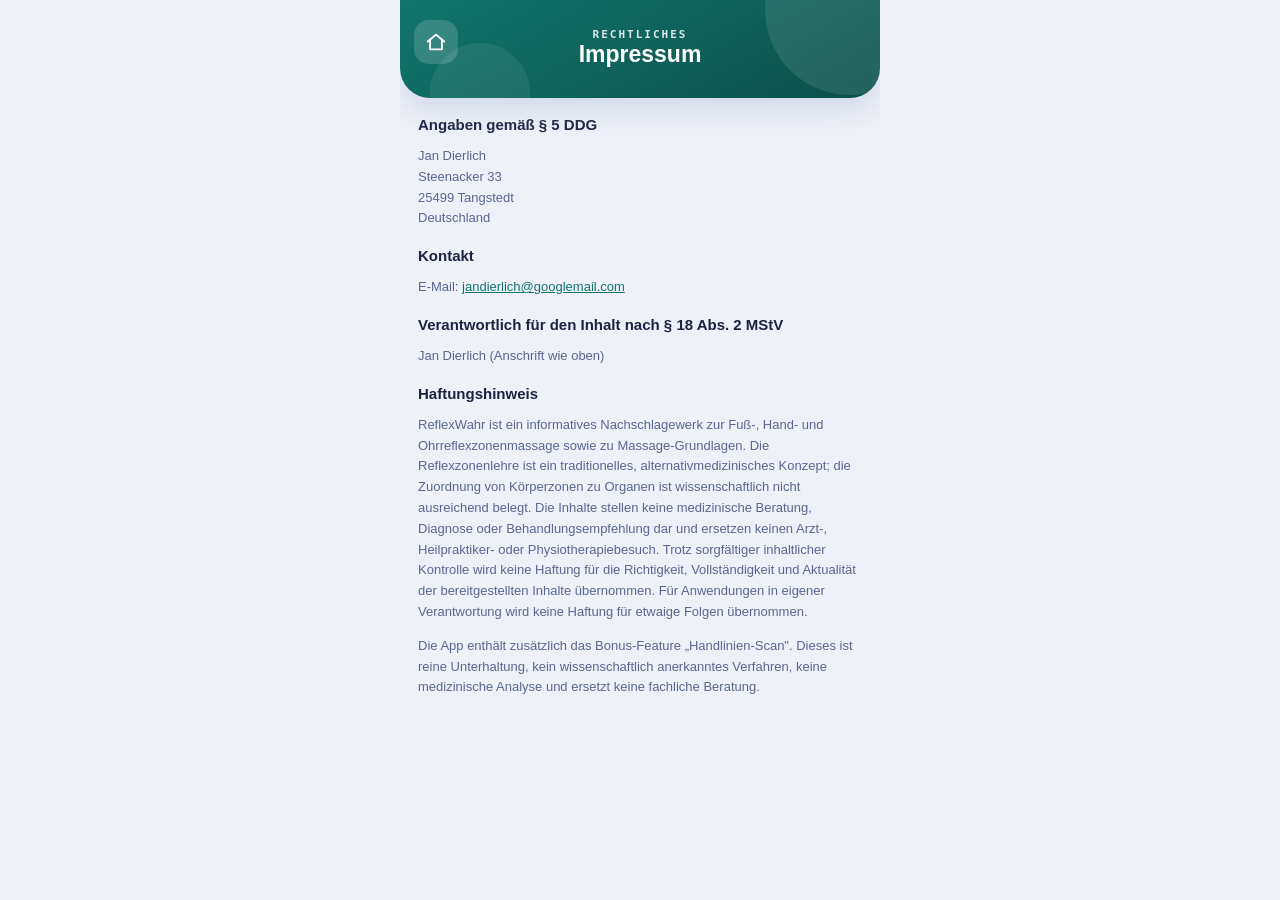
<file: rf-impressum.html>
<!DOCTYPE html>
<html lang="de">
<head>
    <meta name="robots" content="noindex, nofollow">
<meta charset="UTF-8">
<meta name="viewport" content="width=device-width, initial-scale=1, viewport-fit=cover, maximum-scale=1, user-scalable=no">
<title>Impressum – ReflexWahr</title>
<link rel="manifest" href="rf-app.webmanifest">
<meta name="theme-color" content="#0B4F49">
<link rel="stylesheet" href="rf-style.css">
</head>
<body>
<div id="app">
  <div class="header">
    <div class="blob1"></div><div class="blob2"></div>
    <button class="home-btn" onclick="location.href='rf-index.html'" aria-label="Startseite">
      <svg width="22" height="22" viewBox="0 0 24 24" fill="none" stroke="currentColor" stroke-width="2" stroke-linecap="round" stroke-linejoin="round"><path d="M3 11.5 12 4l9 7.5"/><path d="M5.5 9.5V20h13V9.5"/></svg>
    </button>
    <div class="header-row" style="flex-direction:column;align-items:center;text-align:center;padding-top:6px">
      <div><div class="header-sub">RECHTLICHES</div><div class="header-title">Impressum</div></div>
    </div>
  </div>
  <div class="content">
    <div class="text-page">
      <h2>Angaben gemäß § 5 DDG</h2>
      <p>
        Jan Dierlich<br>
        Steenacker 33<br>
        25499 Tangstedt<br>
        Deutschland
      </p>
      <h2>Kontakt</h2>
      <p>E-Mail: <a href="mailto:jandierlich@googlemail.com">jandierlich@googlemail.com</a></p>
      <h2>Verantwortlich für den Inhalt nach § 18 Abs. 2 MStV</h2>
      <p>Jan Dierlich (Anschrift wie oben)</p>
      <h2>Haftungshinweis</h2>
      <p>ReflexWahr ist ein informatives Nachschlagewerk zur Fuß-, Hand- und Ohrreflexzonenmassage sowie zu Massage-Grundlagen. Die Reflexzonenlehre ist ein traditionelles, alternativmedizinisches Konzept; die Zuordnung von Körperzonen zu Organen ist wissenschaftlich nicht ausreichend belegt. Die Inhalte stellen keine medizinische Beratung, Diagnose oder Behandlungsempfehlung dar und ersetzen keinen Arzt-, Heilpraktiker- oder Physiotherapiebesuch. Trotz sorgfältiger inhaltlicher Kontrolle wird keine Haftung für die Richtigkeit, Vollständigkeit und Aktualität der bereitgestellten Inhalte übernommen. Für Anwendungen in eigener Verantwortung wird keine Haftung für etwaige Folgen übernommen.</p>
      <p>Die App enthält zusätzlich das Bonus-Feature „Handlinien-Scan". Dieses ist reine Unterhaltung, kein wissenschaftlich anerkanntes Verfahren, keine medizinische Analyse und ersetzt keine fachliche Beratung.</p>
    </div>
  </div>
</div>
<script src="nozoom.js"></script>
</body>
</html>
</file>
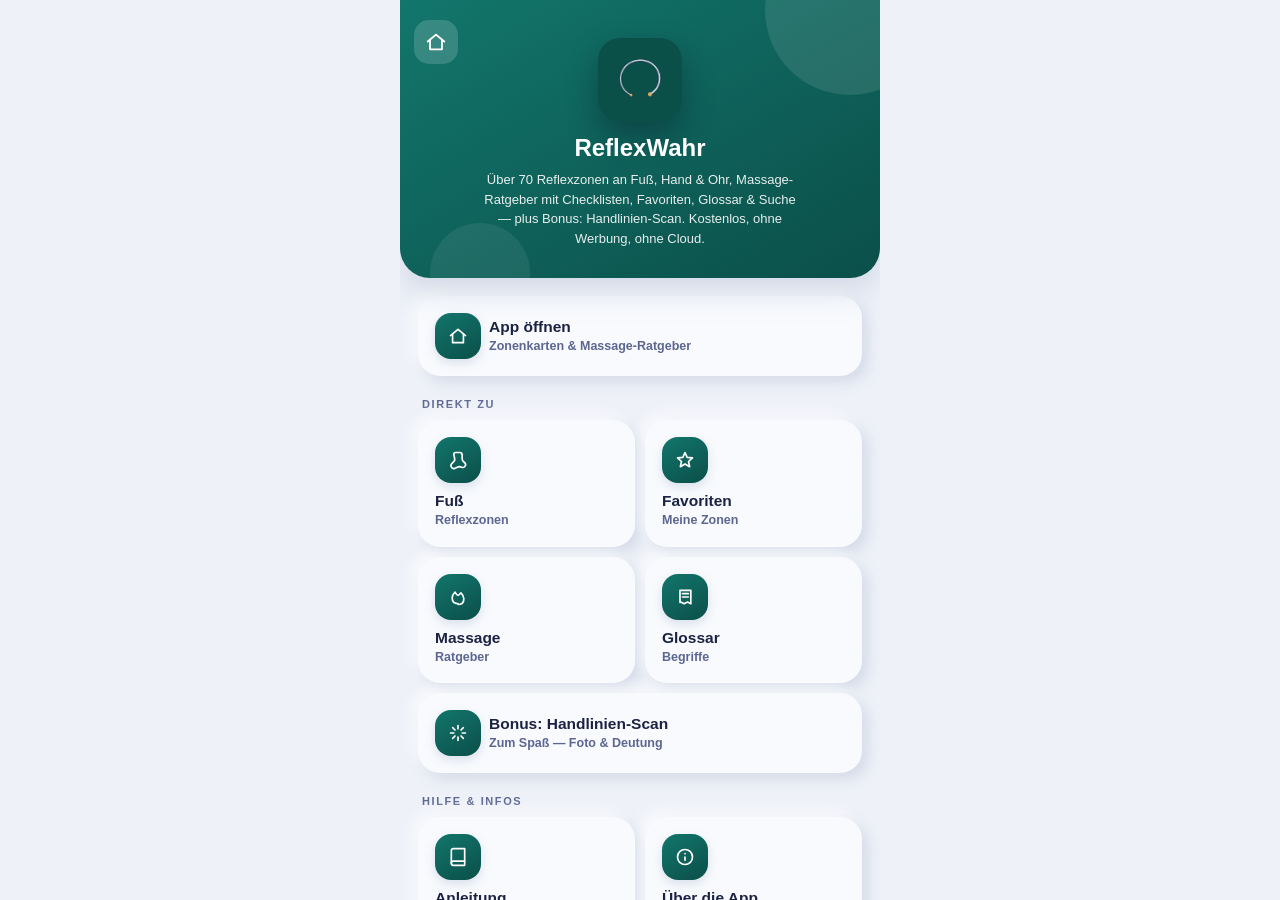
<file: rf-index.html>
<!DOCTYPE html>
<html lang="de">
<head>
    <meta name="robots" content="noindex, nofollow">
<meta charset="UTF-8">
<meta name="viewport" content="width=device-width, initial-scale=1, viewport-fit=cover, maximum-scale=1, user-scalable=no">
<title>ReflexWahr</title>
<meta name="description" content="Umfangreiches Nachschlagewerk zu Fuß-, Hand- und Ohrreflexzonenmassage, Massage-Grundlagen, Glossar und Suche — inkl. Bonus-Feature Handlinien-Scan.">

<link rel="manifest" href="rf-app.webmanifest">
<link rel="apple-touch-icon" href="rf-icon-192.png">
<meta name="apple-mobile-web-app-capable" content="yes">
<meta name="apple-mobile-web-app-status-bar-style" content="black-translucent">
<meta name="apple-mobile-web-app-title" content="ReflexWahr">
<meta name="theme-color" content="#0B4F49">

<link rel="stylesheet" href="rf-style.css">
<style>
  .start-logo { width: 84px; height: 84px; border-radius: 22px; box-shadow: 0 14px 30px rgba(10,16,35,0.35); }
  .start-tagline { font-size: 13px; color: rgba(255,255,255,0.9); margin-top: 8px; line-height: 1.5; max-width: 320px; }
</style>
</head>
<body>
<div id="app">
  <div class="header" style="text-align:center;padding-top:max(38px, env(safe-area-inset-top));padding-bottom:30px;border-radius:0 0 30px 30px;">
    <div class="blob1"></div><div class="blob2"></div>
    <button class="home-btn" onclick="location.href='index.html'" aria-label="Zur Startseite">
      <svg width="22" height="22" viewBox="0 0 24 24" fill="none" stroke="currentColor" stroke-width="2" stroke-linecap="round" stroke-linejoin="round"><path d="M3 11.5 12 4l9 7.5"/><path d="M5.5 9.5V20h13V9.5"/></svg>
    </button>
    <div style="position:relative;display:flex;flex-direction:column;align-items:center">
      <img class="start-logo" src="rf-icon-192.png" alt="App-Icon ReflexWahr">
      <div class="header-title" style="margin-top:12px;font-size:24px;">ReflexWahr</div>
      <div class="start-tagline">Über 70 Reflexzonen an Fuß, Hand &amp; Ohr, Massage-Ratgeber mit Checklisten, Favoriten, Glossar &amp; Suche — plus Bonus: Handlinien-Scan. Kostenlos, ohne Werbung, ohne Cloud.</div>
    </div>
  </div>

  <div class="content" style="padding-top:18px">
    <div class="tile-grid">
      <a href="rf-app.html" class="tile wide" style="text-decoration:none">
        <div class="tile-icon-wrap"><svg width="20" height="20" viewBox="0 0 24 24" fill="none" stroke="currentColor" stroke-width="2" stroke-linecap="round" stroke-linejoin="round"><path d="M3 11.5 12 4l9 7.5"/><path d="M5.5 9.5V20h13V9.5"/></svg></div>
        <div>
          <div class="tile-label">App öffnen</div>
          <div class="tile-sub">Zonenkarten &amp; Massage-Ratgeber</div>
        </div>
      </a>
    </div>

    <div class="section-label">DIREKT ZU</div>
    <div class="tile-grid">
      <a href="rf-app.html?screen=zones" class="tile" style="text-decoration:none">
        <div class="tile-icon-wrap"><svg width="20" height="20" viewBox="0 0 24 24" fill="none" stroke="currentColor" stroke-width="2" stroke-linecap="round" stroke-linejoin="round"><path d="M9 3c-1.4 0-2.3 1.3-2 2.7l1 4.6c.3 1.5-.2 3-1.4 4L4.8 16c-1.3 1.2-1.6 3.1-.7 4.6.9 1.5 2.8 2.1 4.4 1.3l2.7-1.3c1.6-.8 3.5-.8 5.1 0 1.5.7 3.3.2 4.2-1.2.9-1.4.6-3.3-.7-4.4l-1.2-1c-1-.9-1.6-2.2-1.6-3.5V6c0-1.7-1.3-3-3-3H9z"/></svg></div>
        <div>
          <div class="tile-label">Fuß</div>
          <div class="tile-sub">Reflexzonen</div>
        </div>
      </a>
      <a href="rf-app.html?screen=favorites" class="tile" style="text-decoration:none">
        <div class="tile-icon-wrap"><svg width="20" height="20" viewBox="0 0 24 24" fill="none" stroke="currentColor" stroke-width="2" stroke-linecap="round" stroke-linejoin="round"><path d="m12 3 2.6 5.9 6.4.6-4.8 4.3 1.4 6.2-5.6-3.3-5.6 3.3 1.4-6.2-4.8-4.3 6.4-.6z"/></svg></div>
        <div>
          <div class="tile-label">Favoriten</div>
          <div class="tile-sub">Meine Zonen</div>
        </div>
      </a>
      <a href="rf-app.html?screen=massage" class="tile" style="text-decoration:none">
        <div class="tile-icon-wrap"><svg width="20" height="20" viewBox="0 0 24 24" fill="none" stroke="currentColor" stroke-width="2" stroke-linecap="round" stroke-linejoin="round"><path d="M12 21c4.5 0 7-3 7-7 0-3-2-5.5-3.5-7C14.5 8 13 10 12 10s-2.5-2-3.5-4C7 7.5 5 10 5 13c0 4 2.5 7 7 7z"/></svg></div>
        <div>
          <div class="tile-label">Massage</div>
          <div class="tile-sub">Ratgeber</div>
        </div>
      </a>
      <a href="rf-app.html?screen=glossary" class="tile" style="text-decoration:none">
        <div class="tile-icon-wrap"><svg width="20" height="20" viewBox="0 0 24 24" fill="none" stroke="currentColor" stroke-width="2" stroke-linecap="round" stroke-linejoin="round"><path d="M6 4h13v16l-4-2-4 2-4-2-1 .5V4z"/><path d="M9 8h7"/><path d="M9 12h7"/></svg></div>
        <div>
          <div class="tile-label">Glossar</div>
          <div class="tile-sub">Begriffe</div>
        </div>
      </a>
      <a href="rf-app.html?screen=scan" class="tile wide" style="text-decoration:none">
        <div class="tile-icon-wrap"><svg width="20" height="20" viewBox="0 0 24 24" fill="none" stroke="currentColor" stroke-width="2" stroke-linecap="round" stroke-linejoin="round"><path d="M12 3v4"/><path d="M12 17v4"/><path d="M3 12h4"/><path d="M17 12h4"/><path d="m5.6 5.6 2.8 2.8"/><path d="m15.6 15.6 2.8 2.8"/><path d="m18.4 5.6-2.8 2.8"/><path d="m8.4 15.6-2.8 2.8"/></svg></div>
        <div>
          <div class="tile-label">Bonus: Handlinien-Scan</div>
          <div class="tile-sub">Zum Spaß — Foto &amp; Deutung</div>
        </div>
      </a>
    </div>

    <div class="section-label">HILFE &amp; INFOS</div>
    <div class="tile-grid">
      <a href="rf-app.html?screen=guide" class="tile" style="text-decoration:none">
        <div class="tile-icon-wrap"><svg width="20" height="20" viewBox="0 0 24 24" fill="none" stroke="currentColor" stroke-width="2" stroke-linecap="round" stroke-linejoin="round"><path d="M4 19.5A2.5 2.5 0 0 1 6.5 17H20"/><path d="M6.5 2H20v20H6.5A2.5 2.5 0 0 1 4 19.5v-15A2.5 2.5 0 0 1 6.5 2z"/></svg></div>
        <div>
          <div class="tile-label">Anleitung</div>
          <div class="tile-sub">Wegweiser durch die App</div>
        </div>
      </a>
      <a href="rf-app.html?screen=about" class="tile" style="text-decoration:none">
        <div class="tile-icon-wrap"><svg width="20" height="20" viewBox="0 0 24 24" fill="none" stroke="currentColor" stroke-width="2" stroke-linecap="round" stroke-linejoin="round"><circle cx="12" cy="12" r="9"/><path d="M12 16v-4"/><path d="M12 8h.01"/></svg></div>
        <div>
          <div class="tile-label">Über die App</div>
          <div class="tile-sub">Worum es geht</div>
        </div>
      </a>
    </div>

    <div class="section-label">RECHTLICHES</div>
    <div class="tile-grid">
      <a href="rf-impressum.html" class="tile" style="text-decoration:none">
        <div class="tile-icon-wrap"><svg width="20" height="20" viewBox="0 0 24 24" fill="none" stroke="currentColor" stroke-width="2" stroke-linecap="round" stroke-linejoin="round"><path d="M19 17V5a2 2 0 0 0-2-2H8"/><path d="M8 21h9a2 2 0 0 0 2-2v-2H9v2a2 2 0 1 1-4 0V5a2 2 0 1 0-4 0v1h4"/></svg></div>
        <div><div class="tile-label">Impressum</div></div>
      </a>
      <a href="rf-datenschutz.html" class="tile" style="text-decoration:none">
        <div class="tile-icon-wrap"><svg width="20" height="20" viewBox="0 0 24 24" fill="none" stroke="currentColor" stroke-width="2" stroke-linecap="round" stroke-linejoin="round"><path d="M12 2 4 5v6c0 5.5 3.4 9.7 8 11 4.6-1.3 8-5.5 8-11V5l-8-3z"/></svg></div>
        <div><div class="tile-label">Datenschutz</div></div>
      </a>
    </div>

    <div class="notice" style="margin-top:18px">
      <svg width="16" height="16" viewBox="0 0 24 24" fill="none" stroke="currentColor" stroke-width="2" stroke-linecap="round" stroke-linejoin="round"><path d="M12 2 22 20H2L12 2z"/><path d="M12 9v5"/><path d="M12 17h.01"/></svg>
      <div>ReflexWahr ist ein informatives Nachschlagewerk. Die Reflexzonenlehre ist ein traditionelles Konzept ohne ausreichenden wissenschaftlichen Beleg und ersetzt keine ärztliche Beratung oder Behandlung. Der Bonus-Handlinien-Scan ist reine Unterhaltung.</div>
    </div>
  </div>
</div>
<script src="nozoom.js"></script>
</body>
</html>
</file>
<file: style.css>
:root {
  --bg: #EEF1F8;
  --card: #F8FAFD;
  --ink: #1B2242;
  --sub: #5C6690;
  --violet: #12766C;
  --violet-deep: #0B4F49;
  --line: #DCE1F0;
  --amber: #B68A3E;
  --shadow-dark: rgba(163, 177, 204, 0.55);
  --shadow-light: rgba(255, 255, 255, 0.9);
  --shadow-dark-soft: rgba(163, 177, 204, 0.35);
  --shadow-light-soft: rgba(255, 255, 255, 0.7);
  color-scheme: light;
}

body.dark {
  --bg: #0A0F24;
  --card: #131A3D;
  --ink: #E8ECFA;
  --sub: #96A1CC;
  --line: #232C58;
  --violet: #50DDCA;
  --violet-deep: #12766C;
  --amber: #E0B75E;
  --shadow-dark: rgba(0, 0, 0, 0.55);
  --shadow-light: rgba(255, 255, 255, 0.05);
  --shadow-dark-soft: rgba(0, 0, 0, 0.4);
  --shadow-light-soft: rgba(255, 255, 255, 0.035);
  color-scheme: dark;
}

* { box-sizing: border-box; -webkit-tap-highlight-color: transparent; }
button { touch-action: manipulation; font-family: inherit; }

html, body {
  margin: 0;
  padding: 0;
  background: var(--bg);
  color: var(--ink);
  font-family: -apple-system, sans-serif;
  font-weight: 500;
  overscroll-behavior-y: contain;
  height: 100%;
  overflow: hidden;
  touch-action: pan-y;
}

#app {
  max-width: 480px;
  margin: 0 auto;
  height: 100vh;
  height: 100dvh;
  display: flex;
  flex-direction: column;
  background: var(--bg);
  overflow: hidden;
  overscroll-behavior-y: contain;
  width: 100%;
  position: fixed;
  top: 0;
  bottom: 0;
  left: 50%;
  transform: translateX(-50%);
}

/* ---------- Header ---------- */
.header {
  background: linear-gradient(150deg, var(--violet) 0%, var(--violet-deep) 100%);
  color: #fff;
  padding: max(22px, env(safe-area-inset-top)) 20px 30px;
  position: relative;
  overflow: hidden;
  border-radius: 0 0 30px 30px;
  box-shadow: 0 14px 28px var(--shadow-dark-soft);
  flex-shrink: 0;
}
.header .blob1 { position: absolute; width: 170px; height: 170px; border-radius: 50%; background: rgba(255,255,255,0.10); top: -75px; right: -55px; }
.header .blob2 { position: absolute; width: 100px; height: 100px; border-radius: 50%; background: rgba(255,255,255,0.07); bottom: -45px; left: 30px; }
.header-row { position: relative; display: flex; align-items: center; gap: 10px; }
.header-sub { font-size: 11px; font-weight: 700; letter-spacing: 2px; opacity: 0.85; text-transform: uppercase; font-family: ui-monospace, monospace; }
.header-title { font-size: 23px; font-weight: 700; font-family: ui-rounded, -apple-system, sans-serif; }

.content { flex: 1; overflow-y: auto; padding: 18px 18px max(20px, env(safe-area-inset-bottom)); overscroll-behavior-y: contain; -webkit-overflow-scrolling: touch; }

.section-label { font-size: 11px; font-weight: 700; letter-spacing: 1.6px; text-transform: uppercase; color: var(--sub); margin: 22px 4px 10px; }
.section-label:first-child { margin-top: 4px; }

/* ---------- App-Kacheln ---------- */
.app-tile-grid { display: flex; flex-direction: column; gap: 12px; }
.app-tile {
  background: var(--card);
  border-radius: 22px;
  padding: 16px;
  box-shadow: 7px 7px 16px var(--shadow-dark-soft), -7px -7px 16px var(--shadow-light-soft);
  color: var(--ink);
  display: flex; align-items: center; gap: 14px;
  text-decoration: none; border: none; text-align: left; font-family: inherit;
  cursor: pointer;
}
.app-tile-icon { width: 64px; height: 64px; border-radius: 18px; flex-shrink: 0; box-shadow: 0 4px 10px var(--shadow-dark-soft); }
.app-tile-name { font-size: 16.5px; font-weight: 700; line-height: 1.28; }
.app-tile-sub { font-size: 12.5px; color: var(--sub); font-weight: 600; line-height: 1.42; margin-top: 3px; }
.app-tile-chevron { color: var(--sub); flex-shrink: 0; margin-left: auto; }

/* ---------- Rechtliches-Kacheln ---------- */
.tile-grid { display: grid; grid-template-columns: 1fr 1fr; gap: 10px; }
.tile {
  background: var(--card);
  border-radius: 20px;
  padding: 16px;
  box-shadow: 6px 6px 14px var(--shadow-dark-soft), -6px -6px 14px var(--shadow-light-soft);
  color: var(--ink);
  display: flex; flex-direction: column; gap: 8px;
  cursor: pointer; border: none; text-align: left; font-family: inherit;
  text-decoration: none;
}
.tile-icon-wrap {
  width: 44px; height: 44px; border-radius: 15px;
  background: linear-gradient(150deg, var(--violet) 0%, var(--violet-deep) 100%);
  color: #fff; display: flex; align-items: center; justify-content: center;
  box-shadow: 0 4px 10px var(--shadow-dark-soft);
}
.tile-label { font-size: 14.5px; font-weight: 700; line-height: 1.28; }

.notice {
  border-radius: 18px; padding: 13px 14px; margin-bottom: 14px;
  background: var(--card); border: 1.5px solid var(--line);
  font-size: 12.5px; line-height: 1.55; color: var(--sub);
  display: flex; gap: 10px; align-items: flex-start;
}
.notice svg { flex-shrink: 0; margin-top: 1px; color: var(--amber); }

.home-btn {
  position: absolute; top: max(20px, env(safe-area-inset-top)); left: 14px; z-index: 5;
  background: rgba(255,255,255,0.16); border: none; color: #fff; border-radius: 14px; padding: 8px; cursor: pointer; display: flex;
}

.text-page h2 { font-size: 15px; margin: 18px 0 8px; }
.text-page h2:first-child { margin-top: 0; }
.text-page p, .text-page li { font-size: 13px; line-height: 1.6; color: var(--sub); }
.text-page a { color: var(--violet); }

::-webkit-scrollbar { width: 0; height: 0; }
</file>
<file: nz-style.css>
:root {
  --bg: #E7ECF6;
  --card: #EEF1FA;
  --ink: #2E3448;
  --sub: #525E80;
  --violet: #12766C;
  --violet-deep: #0B4F49;
  --coral: #FF4433;
  --teal: #00BD90;
  --amber: #FF8C00;
  --pink: #E8267A;
  --line: #D7DEEF;
  --amount: #23305E;
  --shadow-dark: rgba(163, 177, 204, 0.55);
  --shadow-light: rgba(255, 255, 255, 0.9);
  --shadow-dark-soft: rgba(163, 177, 204, 0.35);
  --shadow-light-soft: rgba(255, 255, 255, 0.7);
  color-scheme: light;
}

body.dark {
  --bg: #122B2E;
  --card: #183D40;
  --ink: #E7F3F1;
  --sub: #9DBEBC;
  --line: #266664;
  --amount: #50DDCA;
  --violet: #50DDCA;
  --violet-deep: #12766C;
  --pink: #FF5CA8;
  --coral: #FF5A47;
  --teal: #50DDCA;
  --amber: #FFA020;
  --shadow-dark: rgba(0, 0, 0, 0.55);
  --shadow-light: rgba(255, 255, 255, 0.05);
  --shadow-dark-soft: rgba(0, 0, 0, 0.4);
  --shadow-light-soft: rgba(255, 255, 255, 0.035);
  color-scheme: dark;
}

* { box-sizing: border-box; -webkit-tap-highlight-color: transparent; }
button { touch-action: manipulation; font-family: inherit; }

html, body {
  margin: 0;
  padding: 0;
  background: var(--bg);
  color: var(--ink);
  font-family: -apple-system, sans-serif;
  font-weight: 500;
  overscroll-behavior-y: contain;
  height: 100%;
  overflow: hidden;
  touch-action: pan-y;
}

#app {
  max-width: 480px;
  margin: 0 auto;
  height: 100vh;
  height: 100dvh;
  display: flex;
  flex-direction: column;
  background: var(--bg);
  overflow: hidden;
  overscroll-behavior-y: contain;
  width: 100%;
  position: fixed;
  top: 0;
  bottom: 0;
  left: 50%;
  transform: translateX(-50%);
}

/* ---------- Header ---------- */
.header {
  background: linear-gradient(150deg, var(--violet) 0%, var(--violet-deep) 100%);
  color: #fff;
  padding: max(22px, env(safe-area-inset-top)) 20px 30px;
  position: relative;
  overflow: hidden;
  border-radius: 0 0 30px 30px;
  box-shadow: 0 14px 28px var(--shadow-dark-soft);
  flex-shrink: 0;
}
.header .blob1 { position: absolute; width: 170px; height: 170px; border-radius: 50%; background: rgba(255,255,255,0.10); top: -75px; right: -55px; }
.header .blob2 { position: absolute; width: 100px; height: 100px; border-radius: 50%; background: rgba(255,255,255,0.07); bottom: -45px; left: 30px; }
.header-row { position: relative; display: flex; align-items: center; gap: 10px; }
.header-row.has-home { padding-left: 40px; }
.header-sub { font-size: 11px; font-weight: 700; letter-spacing: 2px; opacity: 0.85; text-transform: uppercase; font-family: ui-monospace, monospace; }
.header-title { font-size: 23px; font-weight: 700; font-family: ui-rounded, -apple-system, sans-serif; }
.header-btn { background: rgba(255,255,255,0.16); border: none; color: #fff; border-radius: 16px; padding: 11px; cursor: pointer; display: flex; }
.header-desc { position: relative; font-size: 12.5px; opacity: 0.88; margin-top: 6px; line-height: 1.5; }

.content { flex: 1; overflow-y: auto; padding: 18px 18px max(20px, env(safe-area-inset-bottom)); overscroll-behavior-y: contain; -webkit-overflow-scrolling: touch; }

/* ---------- Neumorphe Karten ---------- */
.card {
  background: var(--card);
  border-radius: 22px;
  padding: 16px 17px;
  margin-bottom: 12px;
  box-shadow: 7px 7px 16px var(--shadow-dark-soft), -7px -7px 16px var(--shadow-light-soft);
}

.section-label { font-size: 11px; font-weight: 700; letter-spacing: 1.6px; text-transform: uppercase; color: var(--sub); margin: 22px 4px 10px; }
.section-label:first-child { margin-top: 4px; }

/* ---------- Kachel-Grid (Startseite / Übersicht) ---------- */
.tile-grid { display: grid; grid-template-columns: 1fr 1fr; gap: 10px; }
.tile {
  background: var(--card);
  border-radius: 22px;
  padding: 17px;
  box-shadow: 6px 6px 14px var(--shadow-dark-soft), -6px -6px 14px var(--shadow-light-soft);
  color: var(--ink);
  display: flex; flex-direction: column; gap: 8px;
  cursor: pointer; border: none; text-align: left; font-family: inherit;
}
.tile-icon-wrap {
  width: 46px; height: 46px; border-radius: 16px;
  background: linear-gradient(150deg, var(--violet) 0%, var(--violet-deep) 100%);
  color: #fff; display: flex; align-items: center; justify-content: center;
  box-shadow: 0 4px 10px var(--shadow-dark-soft);
}
.tile-label { font-size: 15.5px; font-weight: 700; line-height: 1.3; }
.tile-sub { font-size: 12.5px; color: var(--sub); font-weight: 600; line-height: 1.4; margin-top: 1px; }
.tile.wide { grid-column: 1/-1; flex-direction: row; align-items: center; }
.tile.accent .tile-icon-wrap { background: linear-gradient(150deg, var(--coral) 0%, #C22A1D 100%); }

/* ---------- Hero / Disclaimer ---------- */
.hero-card {
  border-radius: 24px; padding: 18px 18px 16px; margin-bottom: 16px;
  background: linear-gradient(150deg, var(--violet) 0%, var(--violet-deep) 100%);
  color: #fff; box-shadow: 8px 8px 18px var(--shadow-dark-soft);
}
.hero-card .hero-title { font-size: 16px; font-weight: 700; margin-bottom: 6px; }
.hero-card p { font-size: 13px; line-height: 1.55; opacity: 0.92; margin: 0; }

.notice {
  border-radius: 18px; padding: 13px 14px; margin-bottom: 14px;
  background: var(--card); border: 1.5px solid var(--line);
  font-size: 12.5px; line-height: 1.55; color: var(--sub);
  display: flex; gap: 10px; align-items: flex-start;
}
.notice svg { flex-shrink: 0; margin-top: 1px; color: var(--amber); }
.notice.info svg { color: var(--violet); }

/* ---------- Akkordeon ---------- */
.acc-item {
  background: var(--card); border-radius: 20px; margin-bottom: 10px;
  box-shadow: 6px 6px 14px var(--shadow-dark-soft), -6px -6px 14px var(--shadow-light-soft);
  overflow: hidden;
}
.acc-head {
  width: 100%; display: flex; align-items: center; gap: 12px;
  padding: 18px 16px; background: none; border: none; text-align: left;
  color: var(--ink); font-family: inherit; cursor: pointer;
}
.acc-icon {
  width: 38px; height: 38px; border-radius: 13px; flex-shrink: 0;
  background: linear-gradient(150deg, var(--violet) 0%, var(--violet-deep) 100%);
  color: #fff; display: flex; align-items: center; justify-content: center;
}
.acc-title { font-size: 14.5px; font-weight: 700; flex: 1; line-height: 1.3; }
.acc-chevron { color: var(--sub); transition: transform .25s ease; flex-shrink: 0; }
.acc-item.open .acc-chevron { transform: rotate(180deg); }
.acc-body { max-height: 0; overflow: hidden; transition: max-height .3s ease; }
.acc-item.open .acc-body { max-height: 3000px; }
.acc-body-inner { padding: 0 16px 16px 60px; font-size: 13px; line-height: 1.65; color: var(--sub); }
.acc-body-inner p { margin: 0 0 10px; }
.acc-body-inner p:last-child { margin-bottom: 0; }
.acc-body-inner ul { margin: 0 0 10px; padding-left: 18px; }
.acc-body-inner li { margin-bottom: 5px; }
.acc-body-inner strong { color: var(--ink); }
.acc-body-inner .quote-box {
  background: var(--bg); border-left: 3px solid var(--violet); border-radius: 10px;
  padding: 10px 12px; margin: 10px 0; font-size: 12.5px; font-style: italic;
}

/* ---------- Sub-Tabs (innerhalb eines Bereichs) ---------- */
.subtabs { display: grid; grid-template-columns: repeat(2, 1fr); gap: 6px; margin-bottom: 14px; }
.subtab-btn {
  padding: 11px 12px; border-radius: 15px; border: none;
  background: var(--card); color: var(--sub); font-size: 13.5px; font-weight: 700;
  box-shadow: 4px 4px 10px var(--shadow-dark-soft), -4px -4px 10px var(--shadow-light-soft);
  cursor: pointer; font-family: inherit; text-align: center; white-space: normal; line-height: 1.3;
}
.subtab-btn:last-child:nth-child(odd) { grid-column: 1 / -1; }
.subtab-btn.active { background: linear-gradient(150deg, var(--violet) 0%, var(--violet-deep) 100%); color: #fff; }

/* ---------- Suche ---------- */
.search-wrap { position: relative; margin-bottom: 14px; }
.search-input {
  width: 100%; border: none; border-radius: 18px; padding: 12px 14px 12px 42px;
  background: var(--card); color: var(--ink); font-size: 14px; font-family: inherit;
  box-shadow: inset 3px 3px 8px var(--shadow-dark-soft), inset -3px -3px 8px var(--shadow-light-soft);
}
.search-input:focus { outline: 2px solid var(--violet); outline-offset: -1px; }
.search-icon { position: absolute; left: 14px; top: 50%; transform: translateY(-50%); color: var(--sub); pointer-events: none; }
.search-empty { text-align: center; color: var(--sub); font-size: 13px; padding: 30px 10px; }

/* ---------- Lexikon ---------- */
.lex-jump { display: flex; flex-wrap: wrap; gap: 6px; margin-bottom: 14px; }
.lex-jump-btn {
  width: 36px; height: 36px; border-radius: 11px; border: none; font-size: 13px; font-weight: 700;
  background: var(--card); color: var(--sub); box-shadow: 3px 3px 8px var(--shadow-dark-soft), -3px -3px 8px var(--shadow-light-soft);
  cursor: pointer; font-family: inherit;
}
.lex-jump-btn.has { color: var(--violet); }
.lex-jump-btn:disabled { opacity: .35; }
.lex-letter { font-size: 12px; font-weight: 800; letter-spacing: 1px; color: var(--violet); margin: 18px 4px 8px; }
.lex-letter:first-child { margin-top: 2px; }
.lex-term { background: var(--card); border-radius: 16px; padding: 13px 14px; margin-bottom: 8px; box-shadow: 5px 5px 12px var(--shadow-dark-soft), -5px -5px 12px var(--shadow-light-soft); }
.lex-term-head { font-size: 14px; font-weight: 700; margin-bottom: 4px; display: flex; align-items: center; gap: 8px; flex-wrap: wrap; }
.lex-tag { font-size: 9.5px; font-weight: 800; letter-spacing: .5px; text-transform: uppercase; padding: 2px 7px; border-radius: 6px; background: var(--bg); color: var(--sub); }
.lex-term-body { font-size: 12.5px; line-height: 1.6; color: var(--sub); }

/* ---------- Checkliste / Skripte (Tipps) ---------- */
.tip-list { list-style: none; margin: 0; padding: 0; }
.tip-item { display: flex; gap: 10px; align-items: flex-start; margin-bottom: 12px; }
.tip-check { width: 22px; height: 22px; border-radius: 8px; background: var(--violet); color: #fff; display: flex; align-items: center; justify-content: center; flex-shrink: 0; margin-top: 1px; }
.tip-text { font-size: 13px; line-height: 1.55; color: var(--ink); }
.tip-text strong { display: block; margin-bottom: 2px; }

.script-box { background: var(--bg); border-radius: 14px; padding: 12px 13px; margin-top: 8px; }
.script-label { font-size: 10.5px; font-weight: 800; text-transform: uppercase; letter-spacing: .5px; color: var(--violet); margin-bottom: 4px; }
.script-text { font-size: 13px; font-style: italic; color: var(--ink); line-height: 1.5; }

/* ---------- Hilfe / Kontakte ---------- */
.contact-card { display: flex; align-items: center; gap: 12px; }
.contact-icon { width: 40px; height: 40px; border-radius: 13px; background: linear-gradient(150deg, var(--teal) 0%, var(--violet-deep) 100%); color: #fff; display: flex; align-items: center; justify-content: center; flex-shrink: 0; }
.contact-name { font-size: 14px; font-weight: 700; }
.contact-detail { font-size: 12.5px; color: var(--sub); margin-top: 2px; line-height: 1.4; }
.contact-detail a { color: var(--violet); text-decoration: none; font-weight: 700; }

/* ---------- Generic buttons / links ---------- */
.btn-primary {
  width: 100%; padding: 16px; border-radius: 17px; border: none;
  background: linear-gradient(150deg, var(--violet) 0%, var(--violet-deep) 100%);
  color: #fff; font-size: 15.5px; font-weight: 700; font-family: inherit; cursor: pointer;
  display: flex; align-items: center; justify-content: center; gap: 8px;
  box-shadow: 0 8px 18px var(--shadow-dark-soft);
}
.home-btn {
  position: absolute; top: max(20px, env(safe-area-inset-top)); left: 14px; z-index: 5;
  background: rgba(255,255,255,0.16); border: none; color: #fff; border-radius: 15px; padding: 11px; cursor: pointer; display: flex;
}
.dark-toggle { position: absolute; top: max(20px, env(safe-area-inset-top)); right: 14px; z-index: 5; }

.text-page h2 { font-size: 15px; margin: 18px 0 8px; }
.text-page h2:first-child { margin-top: 0; }
.text-page p, .text-page li { font-size: 13px; line-height: 1.6; color: var(--sub); }
.text-page a { color: var(--violet); }

.empty-hint { text-align:center; color:var(--sub); font-size:12.5px; padding: 18px 8px; }

::-webkit-scrollbar { width: 0; height: 0; }
</file>
<file: rf-style.css>
:root {
  --bg: #EEF1F8;
  --card: #F8FAFD;
  --ink: #1B2242;
  --sub: #5C6690;
  --violet: #12766C;
  --violet-deep: #0B4F49;
  --coral: #B3453F;
  --teal: #00BD90;
  --amber: #B68A3E;
  --pink: #96536F;
  --line: #DCE1F0;
  --amount: #0B4F49;
  --shadow-dark: rgba(163, 177, 204, 0.55);
  --shadow-light: rgba(255, 255, 255, 0.9);
  --shadow-dark-soft: rgba(163, 177, 204, 0.35);
  --shadow-light-soft: rgba(255, 255, 255, 0.7);
  color-scheme: light;
}

body.dark {
  --bg: #0A0F24;
  --card: #131A3D;
  --ink: #E8ECFA;
  --sub: #96A1CC;
  --line: #232C58;
  --amount: #50DDCA;
  --violet: #50DDCA;
  --violet-deep: #12766C;
  --pink: #C084A3;
  --coral: #DE6B62;
  --teal: #50DDCA;
  --amber: #E0B75E;
  --shadow-dark: rgba(0, 0, 0, 0.55);
  --shadow-light: rgba(255, 255, 255, 0.05);
  --shadow-dark-soft: rgba(0, 0, 0, 0.4);
  --shadow-light-soft: rgba(255, 255, 255, 0.035);
  color-scheme: dark;
}

* { box-sizing: border-box; -webkit-tap-highlight-color: transparent; }
button { touch-action: pan-y; font-family: inherit; }

html, body {
  margin: 0;
  padding: 0;
  background: var(--bg);
  color: var(--ink);
  font-family: -apple-system, sans-serif;
  font-weight: 500;
  overscroll-behavior-y: contain;
  height: 100%;
  overflow: hidden;
  touch-action: pan-y;
}

#app {
  max-width: 480px;
  margin: 0 auto;
  height: 100vh;
  height: 100dvh;
  display: flex;
  flex-direction: column;
  background: var(--bg);
  overflow: hidden;
  overscroll-behavior-y: contain;
  width: 100%;
  position: fixed;
  top: 0;
  bottom: 0;
  left: 50%;
  transform: translateX(-50%);
}

/* ---------- Header ---------- */
.header {
  background: linear-gradient(150deg, var(--violet) 0%, var(--violet-deep) 100%);
  color: #fff;
  padding: max(22px, env(safe-area-inset-top)) 20px 30px;
  position: relative;
  overflow: hidden;
  border-radius: 0 0 30px 30px;
  box-shadow: 0 14px 28px var(--shadow-dark-soft);
  flex-shrink: 0;
}
.header .blob1 { position: absolute; width: 170px; height: 170px; border-radius: 50%; background: rgba(255,255,255,0.10); top: -75px; right: -55px; }
.header .blob2 { position: absolute; width: 100px; height: 100px; border-radius: 50%; background: rgba(255,255,255,0.07); bottom: -45px; left: 30px; }
.header-row { position: relative; display: flex; align-items: center; gap: 10px; }
.header-row.has-home { padding-left: 40px; }
.header-sub { font-size: 11px; font-weight: 700; letter-spacing: 2px; opacity: 0.85; text-transform: uppercase; font-family: ui-monospace, monospace; }
.header-title { font-size: 23px; font-weight: 700; font-family: ui-rounded, -apple-system, sans-serif; }
.header-btn { background: rgba(255,255,255,0.16); border: none; color: #fff; border-radius: 16px; padding: 11px; cursor: pointer; display: flex; }
.header-desc { position: relative; font-size: 12.5px; opacity: 0.88; margin-top: 6px; line-height: 1.5; }

.content { flex: 1; overflow-y: auto; padding: 18px 18px max(20px, env(safe-area-inset-bottom)); overscroll-behavior-y: contain; -webkit-overflow-scrolling: touch; }

/* ---------- Neumorphe Karten ---------- */
.card {
  background: var(--card);
  border-radius: 22px;
  padding: 16px 17px;
  margin-bottom: 12px;
  box-shadow: 7px 7px 16px var(--shadow-dark-soft), -7px -7px 16px var(--shadow-light-soft);
}

.section-label { font-size: 11px; font-weight: 700; letter-spacing: 1.6px; text-transform: uppercase; color: var(--sub); margin: 22px 4px 10px; }
.section-label:first-child { margin-top: 4px; }

/* ---------- Kachel-Grid (Startseite / Übersicht) ---------- */
.tile-grid { display: grid; grid-template-columns: 1fr 1fr; gap: 10px; }
.tile {
  background: var(--card);
  border-radius: 22px;
  padding: 17px;
  box-shadow: 6px 6px 14px var(--shadow-dark-soft), -6px -6px 14px var(--shadow-light-soft);
  color: var(--ink);
  display: flex; flex-direction: column; gap: 8px;
  cursor: pointer; border: none; text-align: left; font-family: inherit;
}
.tile-icon-wrap {
  width: 46px; height: 46px; border-radius: 16px;
  background: linear-gradient(150deg, var(--violet) 0%, var(--violet-deep) 100%);
  color: #fff; display: flex; align-items: center; justify-content: center;
  box-shadow: 0 4px 10px var(--shadow-dark-soft);
}
.tile-label { font-size: 15.5px; font-weight: 700; line-height: 1.3; }
.tile-sub { font-size: 12.5px; color: var(--sub); font-weight: 600; line-height: 1.4; margin-top: 1px; }
.tile.wide { grid-column: 1/-1; flex-direction: row; align-items: center; }
.tile.accent .tile-icon-wrap { background: linear-gradient(150deg, var(--coral) 0%, #8C332E 100%); }

/* ---------- Hero / Disclaimer ---------- */
.hero-card {
  border-radius: 24px; padding: 18px 18px 16px; margin-bottom: 16px;
  background: linear-gradient(150deg, var(--violet) 0%, var(--violet-deep) 100%);
  color: #fff; box-shadow: 8px 8px 18px var(--shadow-dark-soft);
}
.hero-card .hero-title { font-size: 16px; font-weight: 700; margin-bottom: 6px; }
.hero-card p { font-size: 13px; line-height: 1.55; opacity: 0.92; margin: 0; }

.notice {
  border-radius: 18px; padding: 13px 14px; margin-bottom: 14px;
  background: var(--card); border: 1.5px solid var(--line);
  font-size: 12.5px; line-height: 1.55; color: var(--sub);
  display: flex; gap: 10px; align-items: flex-start;
}
.notice svg { flex-shrink: 0; margin-top: 1px; color: var(--amber); }
.notice.info svg { color: var(--violet); }

/* ---------- Akkordeon ---------- */
.acc-item {
  background: var(--card); border-radius: 20px; margin-bottom: 10px;
  box-shadow: 6px 6px 14px var(--shadow-dark-soft), -6px -6px 14px var(--shadow-light-soft);
  overflow: hidden;
}
.acc-head {
  width: 100%; display: flex; align-items: center; gap: 12px;
  padding: 18px 16px; background: none; border: none; text-align: left;
  color: var(--ink); font-family: inherit; cursor: pointer;
}
.acc-icon {
  width: 38px; height: 38px; border-radius: 13px; flex-shrink: 0;
  background: linear-gradient(150deg, var(--violet) 0%, var(--violet-deep) 100%);
  color: #fff; display: flex; align-items: center; justify-content: center;
}
.acc-title { font-size: 14.5px; font-weight: 700; flex: 1; line-height: 1.3; }
.acc-chevron { color: var(--sub); transition: transform .25s ease; flex-shrink: 0; }
.acc-item.open .acc-chevron { transform: rotate(180deg); }
.acc-body { max-height: 0; overflow: hidden; transition: max-height .3s ease; }
.acc-item.open .acc-body { max-height: 3000px; }
.acc-body-inner { padding: 0 16px 16px 60px; font-size: 13px; line-height: 1.65; color: var(--sub); }
.acc-body-inner p { margin: 0 0 10px; }
.acc-body-inner p:last-child { margin-bottom: 0; }
.acc-body-inner ul { margin: 0 0 10px; padding-left: 18px; }
.acc-body-inner li { margin-bottom: 5px; }
.acc-body-inner strong { color: var(--ink); }

/* ---------- Generic buttons / links ---------- */
.btn-primary {
  width: 100%; padding: 16px; border-radius: 17px; border: none;
  background: linear-gradient(150deg, var(--violet) 0%, var(--violet-deep) 100%);
  color: #fff; font-size: 15.5px; font-weight: 700; font-family: inherit; cursor: pointer;
  display: flex; align-items: center; justify-content: center; gap: 8px;
  box-shadow: 0 8px 18px var(--shadow-dark-soft);
}
.btn-secondary {
  width: 100%; padding: 16px; border-radius: 17px; border: 1.5px solid var(--line);
  background: var(--card); color: var(--ink); font-size: 15.5px; font-weight: 700; font-family: inherit; cursor: pointer;
  display: flex; align-items: center; justify-content: center; gap: 8px;
}
.btn-row { display: flex; flex-direction: column; gap: 10px; padding: 4px 0 0; }
.home-btn {
  position: absolute; top: max(20px, env(safe-area-inset-top)); left: 14px; z-index: 5;
  background: rgba(255,255,255,0.16); border: none; color: #fff; border-radius: 15px; padding: 11px; cursor: pointer; display: flex;
}
.dark-toggle { position: absolute; top: max(20px, env(safe-area-inset-top)); right: 14px; z-index: 5; }

.text-page h2 { font-size: 15px; margin: 18px 0 8px; }
.text-page h2:first-child { margin-top: 0; }
.text-page p, .text-page li { font-size: 13px; line-height: 1.6; color: var(--sub); }
.text-page a { color: var(--violet); }

.empty-hint { text-align:center; color:var(--sub); font-size:12.5px; padding: 18px 8px; }

/* ---------- Scan-Ablauf: Anleitung ---------- */
.guide-visual {
  border-radius: 22px; padding: 28px 18px; margin-bottom: 16px; text-align: center;
  background: linear-gradient(150deg, var(--violet) 0%, var(--violet-deep) 100%);
  color: #fff; box-shadow: 8px 8px 18px var(--shadow-dark-soft);
}
.guide-visual svg { display: block; margin: 0 auto 10px; }
.step-list { list-style: none; margin: 0; padding: 0; }
.step-item { display: flex; gap: 12px; align-items: flex-start; margin-bottom: 14px; }
.step-num {
  width: 24px; height: 24px; border-radius: 8px; background: var(--violet); color: #fff;
  display: flex; align-items: center; justify-content: center; font-size: 12px; font-weight: 800;
  flex-shrink: 0; margin-top: 1px;
}
.step-text { font-size: 13px; line-height: 1.55; color: var(--ink); }
.step-text strong { display: block; margin-bottom: 2px; }

::-webkit-scrollbar { width: 0; height: 0; }

/* ---------- Zonenkarte (Fuß/Hand) ---------- */
.zone-map-wrap {
  position: relative; max-width: 240px; margin: 4px auto 18px;
  filter: drop-shadow(0 10px 22px var(--shadow-dark-soft));
}
.zone-map-wrap svg.outline-svg { width: 100%; height: auto; display: block; }
.outline-shape { fill: var(--card); stroke: var(--line); stroke-width: 3; }
.outline-detail { fill: none; stroke: var(--line); stroke-width: 1.6; opacity: .75; }
.zone-dot { cursor: pointer; }
.zone-dot circle {
  fill: var(--bg); stroke: var(--violet); stroke-width: 2.5;
  transition: fill .18s ease, stroke .18s ease, r .18s ease;
}
.zone-dot text {
  fill: var(--violet); font-size: 13px; font-weight: 800; text-anchor: middle; dominant-baseline: central;
  pointer-events: none; transition: fill .18s ease;
}
.zone-dot.active circle { fill: var(--violet); stroke: var(--violet-deep); r: 15; }
.zone-dot.active text { fill: #fff; }

.zone-list { display: flex; flex-direction: column; gap: 8px; margin-bottom: 16px; }
.zone-row {
  display: flex; align-items: center; gap: 12px; width: 100%; text-align: left;
  padding: 15px 14px; border-radius: 17px; border: none; cursor: pointer;
  background: var(--card); box-shadow: 5px 5px 10px var(--shadow-dark-soft), -5px -5px 10px var(--shadow-light-soft);
  color: var(--ink); font-family: inherit;
}
.zone-row.active { background: linear-gradient(120deg, var(--violet) 0%, var(--violet-deep) 100%); color: #fff; }
.zone-row-num {
  flex-shrink: 0; width: 26px; height: 26px; border-radius: 9px; display: flex; align-items: center; justify-content: center;
  font-size: 12.5px; font-weight: 800; background: var(--bg); color: var(--violet);
}
.zone-row.active .zone-row-num { background: rgba(255,255,255,0.22); color: #fff; }
.zone-row-label { font-size: 13.5px; font-weight: 700; }
.zone-row-area { font-size: 11.5px; opacity: .75; margin-top: 1px; }

.zone-detail-card { margin-bottom: 18px; }
.zone-detail-tag { font-size: 10.5px; font-weight: 800; text-transform: uppercase; letter-spacing: .4px; color: var(--violet); margin-bottom: 4px; }
.zone-detail-title { font-size: 15.5px; font-weight: 700; margin-bottom: 8px; }
.zone-detail-text { font-size: 13px; line-height: 1.65; color: var(--sub); }

/* ---------- Segmentierter Umschalter (Fuß / Hand) ---------- */
.segmented { display: flex; gap: 6px; padding: 6px; border-radius: 19px; background: var(--card);
  box-shadow: inset 3px 3px 8px var(--shadow-dark-soft), inset -3px -3px 8px var(--shadow-light-soft); margin-bottom: 16px; }
.segmented button { flex: 1; border: none; padding: 13px 8px; border-radius: 14px; font-size: 13.5px; font-weight: 700;
  background: transparent; color: var(--sub); cursor: pointer; font-family: inherit; }
.segmented button.active { background: linear-gradient(120deg, var(--violet) 0%, var(--violet-deep) 100%); color: #fff; box-shadow: 0 6px 14px var(--shadow-dark-soft); }

/* ---------- Technik-Karten (Massage-Grundgriffe) ---------- */
.technik-card { display: flex; gap: 12px; align-items: flex-start; }
.technik-icon {
  width: 36px; height: 36px; border-radius: 12px; flex-shrink: 0;
  background: linear-gradient(150deg, var(--teal) 0%, var(--violet-deep) 100%);
  color: #fff; display: flex; align-items: center; justify-content: center;
}
.technik-title { font-size: 13.5px; font-weight: 700; margin-bottom: 4px; }
.technik-text { font-size: 12.5px; line-height: 1.6; color: var(--sub); }

.warn-list { display: flex; flex-direction: column; gap: 8px; margin: 4px 0 0; padding: 0; list-style: none; }
.warn-list li { font-size: 12.5px; line-height: 1.55; color: var(--sub); padding-left: 18px; position: relative; }
.warn-list li::before { content: "–"; position: absolute; left: 0; color: var(--coral); font-weight: 800; }

/* ---------- Unterzonen (Akkordeon innerhalb einer Region) ---------- */
.subzone-list { display: flex; flex-direction: column; gap: 8px; margin: 12px 0 4px; }
.subzone-item { border-radius: 16px; background: var(--card); box-shadow: 5px 5px 10px var(--shadow-dark-soft), -5px -5px 10px var(--shadow-light-soft); overflow: hidden; }
.subzone-head { display: flex; align-items: center; justify-content: space-between; gap: 10px; width: 100%; padding: 15px 14px; border: none; background: transparent; cursor: pointer; text-align: left; font-family: inherit; color: var(--ink); }
.subzone-head-label { font-size: 13px; font-weight: 700; }
.subzone-chevron { flex-shrink: 0; transition: transform .2s ease; color: var(--violet); }
.subzone-item.open .subzone-chevron { transform: rotate(90deg); }
.subzone-body { max-height: 0; overflow: hidden; transition: max-height .25s ease; }
.subzone-item.open .subzone-body { max-height: 400px; }
.subzone-body-inner { padding: 0 14px 14px; font-size: 12.5px; line-height: 1.6; color: var(--sub); }
.side-badge { display:inline-block; font-size: 10px; font-weight: 800; letter-spacing:.3px; text-transform:uppercase; padding: 2px 7px; border-radius: 8px; background: rgba(18,118,108,0.14); color: var(--violet); margin-bottom:6px; }

/* ---------- Level-Skala (Druckstärke) ---------- */
.level-scale { display: flex; gap: 6px; margin: 10px 0 4px; }
.level-dot { flex: 1; height: 8px; border-radius: 5px; background: var(--line); }
.level-dot.filled { background: linear-gradient(90deg, var(--violet) 0%, var(--violet-deep) 100%); }
.level-row { display:flex; align-items:center; gap:10px; margin-bottom: 10px; }
.level-label { font-size: 12px; font-weight: 700; width: 84px; flex-shrink:0; }

/* ---------- Hilfsmittel-Karten ---------- */
.tool-card { display: flex; gap: 12px; align-items: flex-start; }
.tool-icon { width: 36px; height: 36px; border-radius: 12px; flex-shrink: 0;
  background: linear-gradient(150deg, var(--amber) 0%, var(--coral) 100%);
  color: #fff; display: flex; align-items: center; justify-content: center; }
.tool-title { font-size: 13.5px; font-weight: 700; margin-bottom: 4px; }
.tool-text { font-size: 12.5px; line-height: 1.6; color: var(--sub); }

/* ---------- Glossar ---------- */
.glossary-item { padding: 12px 14px; border-radius: 14px; background: var(--card); margin-bottom: 8px;
  box-shadow: 4px 4px 9px var(--shadow-dark-soft), -4px -4px 9px var(--shadow-light-soft); }
.glossary-term { font-size: 13px; font-weight: 800; color: var(--violet); margin-bottom: 3px; }
.glossary-def { font-size: 12.5px; line-height: 1.55; color: var(--sub); }

/* ---------- Suche ---------- */
.search-input-wrap { position: relative; margin-bottom: 14px; }
.search-input {
  width: 100%; padding: 13px 14px 13px 42px; border-radius: 16px; border: none; font-size: 13.5px;
  background: var(--card); color: var(--ink); font-family: inherit;
  box-shadow: inset 3px 3px 8px var(--shadow-dark-soft), inset -3px -3px 8px var(--shadow-light-soft);
}
.search-input::placeholder { color: var(--sub); }
.search-input-icon { position: absolute; left: 14px; top: 50%; transform: translateY(-50%); color: var(--sub); pointer-events: none; }
.search-result-row { display: flex; align-items: center; gap: 12px; width: 100%; text-align: left; padding: 15px 14px;
  border-radius: 17px; border: none; cursor: pointer; background: var(--card); font-family: inherit; color: var(--ink);
  box-shadow: 5px 5px 10px var(--shadow-dark-soft), -5px -5px 10px var(--shadow-light-soft); margin-bottom: 8px; }
.search-result-cat { font-size: 10.5px; font-weight: 800; text-transform: uppercase; letter-spacing: .4px; color: var(--violet); }
.search-result-label { font-size: 13px; font-weight: 700; margin-top: 2px; }

/* ---------- Bonus-Badge ---------- */
.bonus-badge { display: inline-flex; align-items:center; gap:5px; font-size: 10px; font-weight: 800; letter-spacing:.3px;
  text-transform: uppercase; padding: 3px 9px; border-radius: 9px; background: linear-gradient(120deg, var(--pink) 0%, var(--coral) 100%);
  color: #fff; margin-left: 8px; vertical-align: middle; }

/* ---------- Scan-Ablauf (Bonus: Handlinien-Scan) ---------- */
.capture-frame {
  position: relative; border-radius: 24px; overflow: hidden; margin-bottom: 16px;
  background: var(--card); box-shadow: 7px 7px 16px var(--shadow-dark-soft), -7px -7px 16px var(--shadow-light-soft);
  aspect-ratio: 1 / 1; display: flex; align-items: center; justify-content: center;
}
.capture-frame img, .capture-frame canvas { width: 100%; height: 100%; object-fit: cover; display: block; }
.file-input-hidden { position: absolute; width: 1px; height: 1px; opacity: 0; overflow: hidden; }
.capture-label {
  display: block; width: 100%; padding: 13px; border-radius: 16px; border: none;
  background: linear-gradient(150deg, var(--violet) 0%, var(--violet-deep) 100%);
  color: #fff; font-size: 14px; font-weight: 700; font-family: inherit; cursor: pointer;
  text-align: center; box-shadow: 0 8px 18px var(--shadow-dark-soft);
}
.analyze-wrap { position: relative; border-radius: 24px; overflow: hidden; margin-bottom: 18px; aspect-ratio: 1 / 1; }
.analyze-wrap canvas { width: 100%; height: 100%; object-fit: cover; display: block; }
.scan-sweep {
  position: absolute; left: 0; right: 0; height: 34%;
  background: linear-gradient(180deg, rgba(80,221,202,0) 0%, rgba(80,221,202,0.35) 45%, rgba(80,221,202,0.85) 100%);
  animation: sweep 1.7s ease-in-out infinite;
  box-shadow: 0 0 18px 4px rgba(80,221,202,0.55);
}
@keyframes sweep { 0% { top: -34%; } 50% { top: 100%; } 100% { top: -34%; } }
.analyze-grid { position: absolute; inset: 0; background-image: linear-gradient(rgba(80,221,202,0.18) 1px, transparent 1px), linear-gradient(90deg, rgba(80,221,202,0.18) 1px, transparent 1px); background-size: 14% 14%; }
.analyze-status { text-align: center; font-size: 12.5px; font-weight: 700; letter-spacing: .5px; color: var(--violet); margin-bottom: 6px; min-height: 18px; }
.analyze-progress { width: 100%; height: 8px; border-radius: 5px; background: var(--line); overflow: hidden; margin-bottom: 18px; }
.analyze-progress-bar { height: 100%; border-radius: 5px; background: linear-gradient(90deg, var(--violet) 0%, var(--teal) 100%); width: 0%; transition: width .25s ease; }
.result-badge {
  display: inline-flex; align-items: center; gap: 6px; padding: 5px 12px; border-radius: 20px;
  background: rgba(18,118,108,0.14); color: var(--violet); font-size: 11.5px; font-weight: 800;
  letter-spacing: .4px; text-transform: uppercase; margin-bottom: 10px;
}
.result-hero { text-align: center; margin-bottom: 16px; }
.result-hero-icon {
  width: 62px; height: 62px; border-radius: 20px; margin: 0 auto 12px;
  background: linear-gradient(150deg, var(--violet) 0%, var(--violet-deep) 100%);
  color: #fff; display: flex; align-items: center; justify-content: center;
  box-shadow: 0 10px 20px var(--shadow-dark-soft);
}
.result-hero-title { font-size: 18px; font-weight: 700; margin-bottom: 4px; }
.result-hero-sub { font-size: 12.5px; color: var(--sub); }
.result-card { display: flex; gap: 12px; align-items: flex-start; }
.result-card-icon {
  width: 34px; height: 34px; border-radius: 11px; flex-shrink: 0;
  background: linear-gradient(150deg, var(--teal) 0%, var(--violet-deep) 100%);
  color: #fff; display: flex; align-items: center; justify-content: center;
}
.result-card-title { font-size: 13.5px; font-weight: 700; margin-bottom: 4px; }
.result-card-tag { font-size: 10.5px; font-weight: 800; text-transform: uppercase; letter-spacing: .4px; color: var(--violet); margin-bottom: 3px; }
.result-card-text { font-size: 12.5px; line-height: 1.6; color: var(--sub); }

/* ---------- Favoriten & Notizen ---------- */
.fav-star { background: none; border: none; cursor: pointer; color: var(--sub); padding: 4px; flex-shrink: 0; display:flex; }
.fav-star.active { color: var(--amber); }
.note-textarea {
  width: 100%; margin-top: 8px; padding: 10px 12px; border-radius: 12px; border: none; font-family: inherit;
  font-size: 12.5px; line-height: 1.5; resize: vertical; min-height: 54px;
  background: var(--bg); color: var(--ink);
  box-shadow: inset 2px 2px 6px var(--shadow-dark-soft), inset -2px -2px 6px var(--shadow-light-soft);
}
.note-textarea::placeholder { color: var(--sub); }
.subzone-head-row { display:flex; align-items:center; gap:8px; flex:1; }
.fav-item-card { display:flex; gap:10px; align-items:flex-start; }
.fav-item-remove { margin-left:auto; }

/* ---------- Checklisten-Modus ---------- */
.checklist-progress-wrap { display:flex; align-items:center; gap:10px; margin-bottom:14px; }
.checklist-progress-track { flex:1; height:9px; border-radius:5px; background: var(--line); overflow:hidden; }
.checklist-progress-fill { height:100%; border-radius:5px; background: linear-gradient(90deg, var(--teal) 0%, var(--violet) 100%); transition: width .3s ease; }
.checklist-progress-label { font-size:11.5px; font-weight:800; color: var(--violet); white-space:nowrap; }
.checklist-item { display:flex; gap:12px; align-items:flex-start; padding:12px; border-radius:16px; background: var(--card); margin-bottom:8px;
  box-shadow: 4px 4px 9px var(--shadow-dark-soft), -4px -4px 9px var(--shadow-light-soft); cursor:pointer; }
.checklist-item.done { opacity: .6; }
.checklist-checkbox { width:26px; height:26px; border-radius:9px; border:2px solid var(--violet); flex-shrink:0; margin-top:1px;
  display:flex; align-items:center; justify-content:center; color:#fff; }
.checklist-item.done .checklist-checkbox { background: var(--violet); }
.checklist-item.done .step-text strong { text-decoration: line-through; }

/* ---------- Glossar-Verlinkung ---------- */
.glossary-link-btn { display:inline-flex; align-items:center; gap:5px; margin-top:8px; padding:6px 12px; border-radius:12px; border:none;
  background: rgba(18,118,108,0.14); color: var(--violet); font-size:11.5px; font-weight:800; cursor:pointer; font-family:inherit; }
.inline-glossary-link { display:inline-flex; align-items:center; gap:4px; margin-top:8px; font-size:11.5px; font-weight:700; color: var(--violet); background:none; border:none; padding:0; cursor:pointer; font-family:inherit; }

/* ---------- Icon-Buttons in Kartentitel ---------- */
.card-title-row { display:flex; align-items:flex-start; justify-content:space-between; gap:10px; }
.icon-btn { background:none; border:none; color: var(--sub); cursor:pointer; padding:7px; flex-shrink:0; display:flex; }
.icon-btn:hover { color: var(--violet); }

/* ---------- Modus-Umschalter (Anleitung/Checkliste) ---------- */
.mode-switch-row { display:flex; justify-content:flex-end; margin-bottom:10px; }
.mode-switch-btn { display:inline-flex; align-items:center; gap:6px; padding:11px 16px; border-radius:14px; border:none;
  background: var(--card); color: var(--violet); font-size:12px; font-weight:700; cursor:pointer; font-family:inherit;
  box-shadow: 3px 3px 7px var(--shadow-dark-soft), -3px -3px 7px var(--shadow-light-soft); }

/* ---------- Druckansicht ---------- */
@media print {
  .header, .segmented, .btn-row, .search-input-wrap, .mode-switch-row, .fav-star, .icon-btn, .zone-map-wrap, .bottom-nav { display: none !important; }
  .subzone-body { max-height: none !important; }
  body, body.dark {
    --bg: #ffffff; --card: #ffffff; --ink: #111111; --sub: #444444; --line: #cccccc;
    --violet: #12766C; --violet-deep: #0B4F49; --coral: #B3453F; --teal: #00BD90; --amber: #B68A3E; --pink: #96536F;
    background: #fff !important; color: #111 !important;
  }
  .card, .glossary-item, .checklist-item, .zone-detail-card { box-shadow: none !important; border: 1px solid #ccc !important; break-inside: avoid; }
  .content { padding: 0 !important; max-width: 100% !important; }
}
</file>
